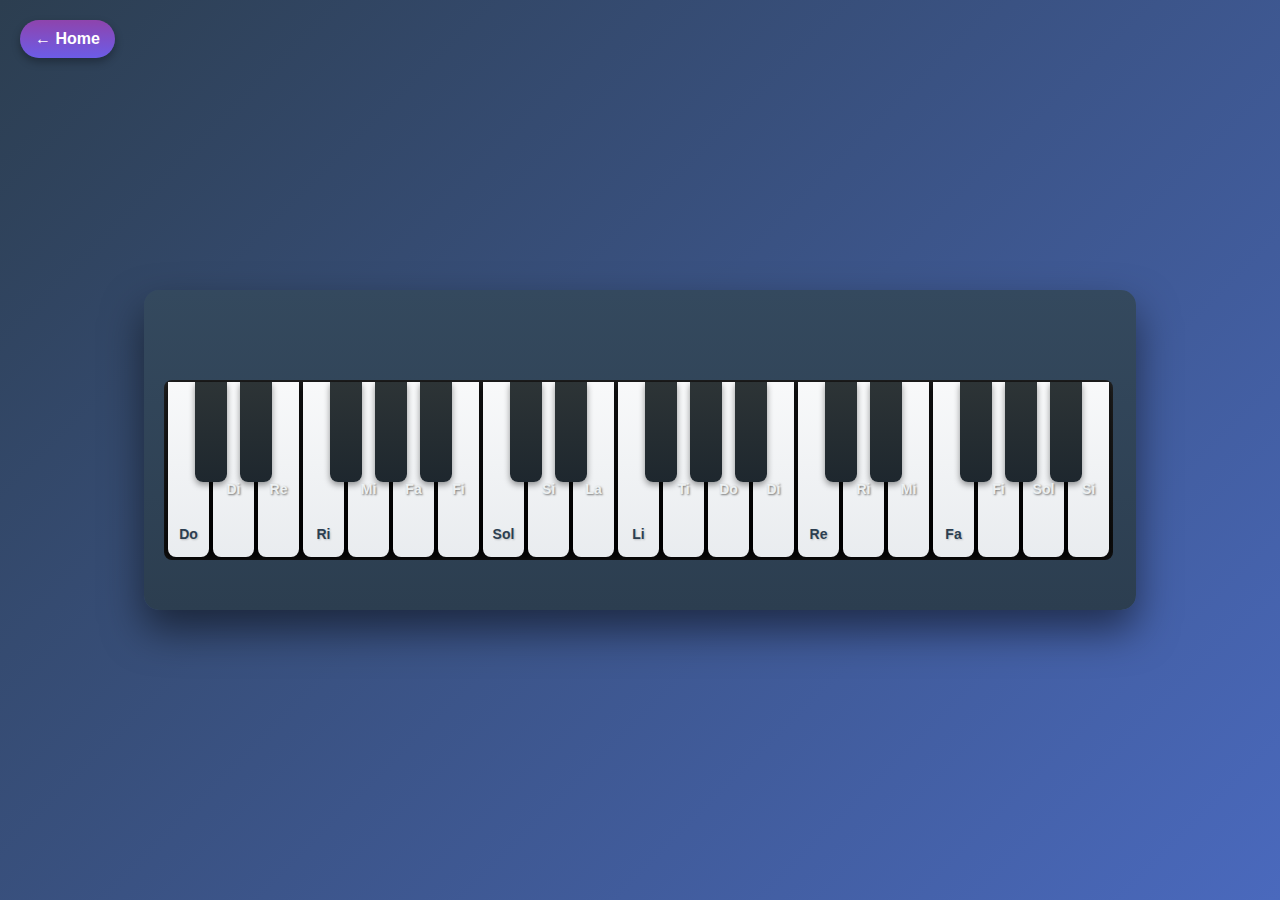
<file: certificatesandimages/website-projects/interactive-piano/index.html>
<!DOCTYPE html>
<html lang="en">
  <head>
    <meta charset="UTF-8" />
    <title>Piano with Syllables</title>
    <meta name="viewport" content="width=device-width, initial-scale=1.0" />
    <link rel="stylesheet" href="styles.css">
  </head>
  <body>
    <a href="#" id="home-button">← Home</a>
    
    <div id="piano">
      <div id="notes-container"></div>
      <div class="keys">
        <div data-note="C" class="key" data-syllable="Do"><span class="syllable">Do</span></div>
        <div data-note="C#" class="key black--key" data-syllable="Di"><span class="syllable">Di</span></div>
        <div data-note="D" class="key black--key" data-syllable="Re"><span class="syllable">Re</span></div>
        <div data-note="D#" class="key" data-syllable="Ri"><span class="syllable">Ri</span></div>
        <div data-note="E" class="key black--key" data-syllable="Mi"><span class="syllable">Mi</span></div>
        <div data-note="F" class="key black--key" data-syllable="Fa"><span class="syllable">Fa</span></div>
        <div data-note="F#" class="key black--key" data-syllable="Fi"><span class="syllable">Fi</span></div>

        <div data-note="G" class="key" data-syllable="Sol"><span class="syllable">Sol</span></div>
        <div data-note="G#" class="key black--key" data-syllable="Si"><span class="syllable">Si</span></div>
        <div data-note="A" class="key black--key" data-syllable="La"><span class="syllable">La</span></div>
        <div data-note="A#" class="key" data-syllable="Li"><span class="syllable">Li</span></div>
        <div data-note="B" class="key black--key" data-syllable="Ti"><span class="syllable">Ti</span></div>
        <div data-note="C2" class="key black--key" data-syllable="Do"><span class="syllable">Do</span></div>
        <div data-note="C#2" class="key black--key" data-syllable="Di"><span class="syllable">Di</span></div>

        <div data-note="D2" class="key" data-syllable="Re"><span class="syllable">Re</span></div>
        <div data-note="D#2" class="key black--key" data-syllable="Ri"><span class="syllable">Ri</span></div>
        <div data-note="E2" class="key black--key" data-syllable="Mi"><span class="syllable">Mi</span></div>
        <div data-note="F2" class="key" data-syllable="Fa"><span class="syllable">Fa</span></div>
        <div data-note="F#2" class="key black--key" data-syllable="Fi"><span class="syllable">Fi</span></div>
        <div data-note="G2" class="key black--key" data-syllable="Sol"><span class="syllable">Sol</span></div>
        <div data-note="G#2" class="key black--key" data-syllable="Si"><span class="syllable">Si</span></div>
      </div>
    </div>
    
    <script src="script.js"></script>
  </body>
</html>
</file>
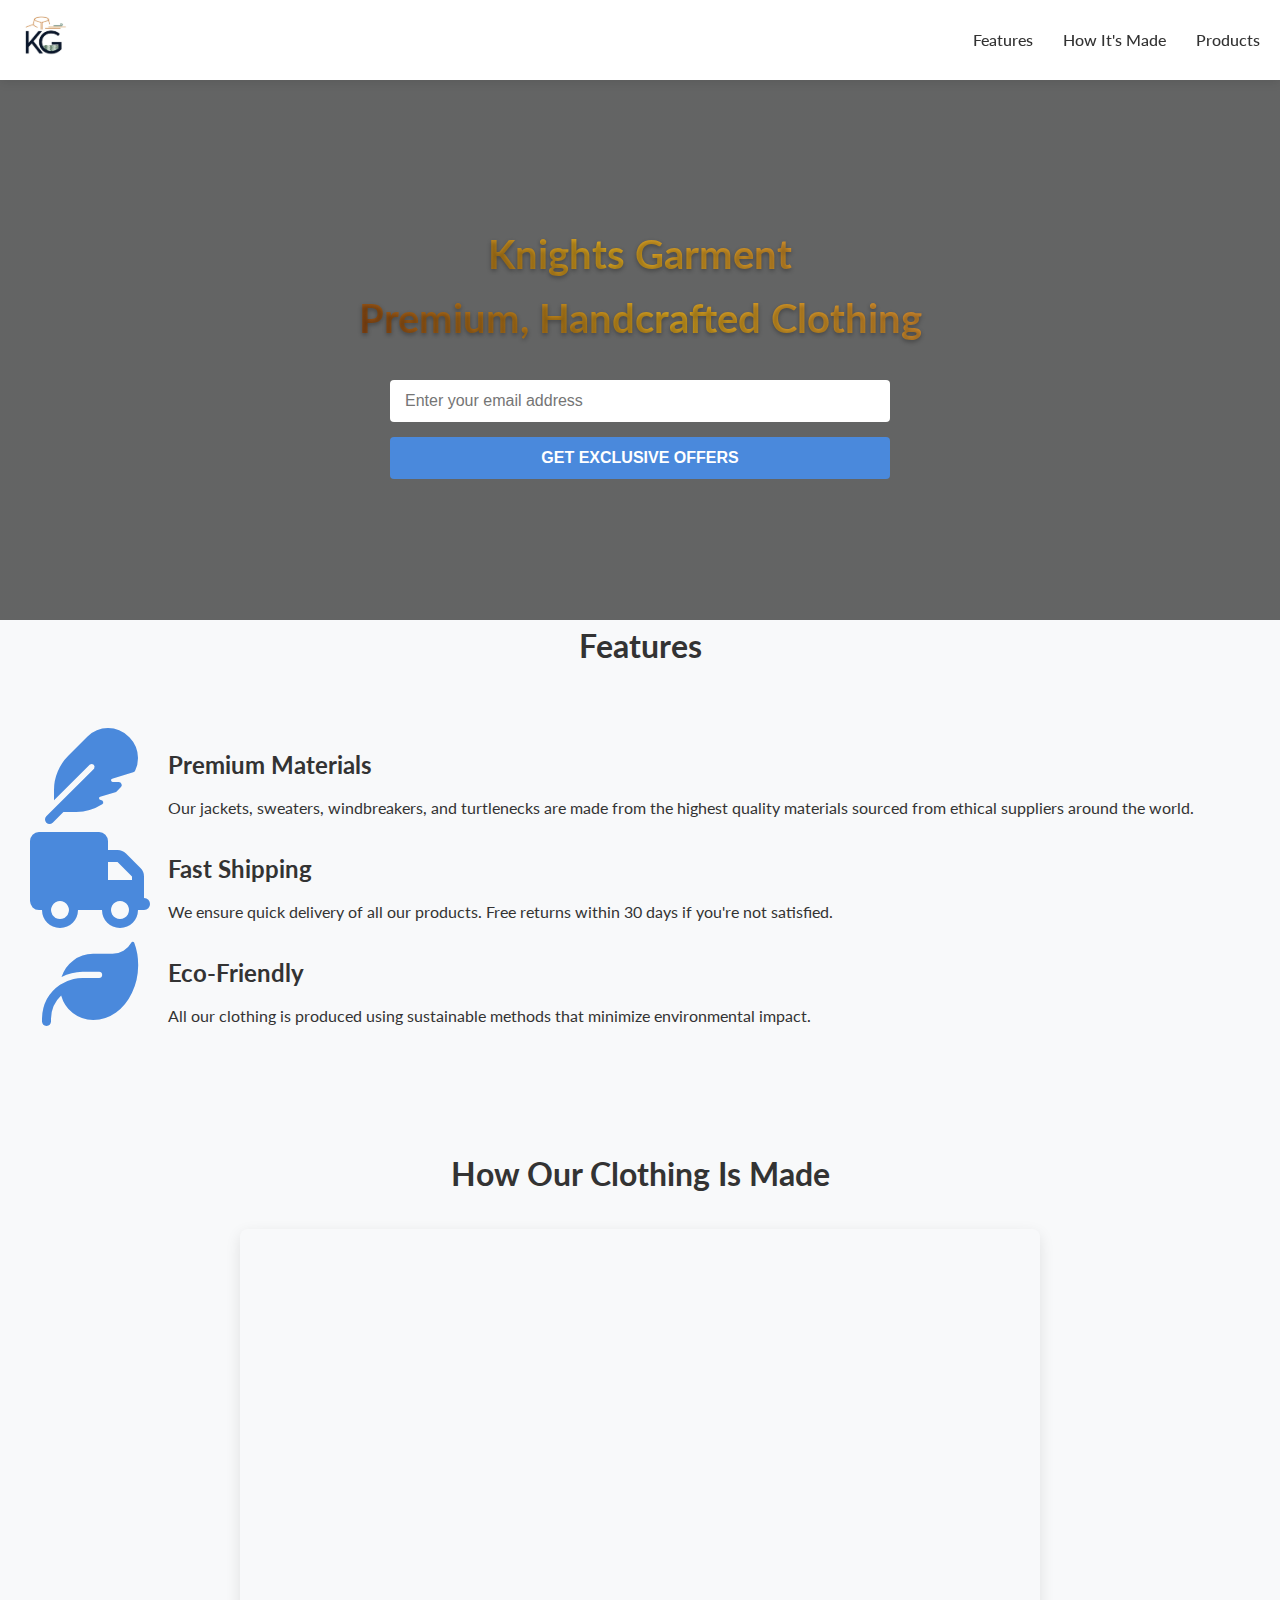
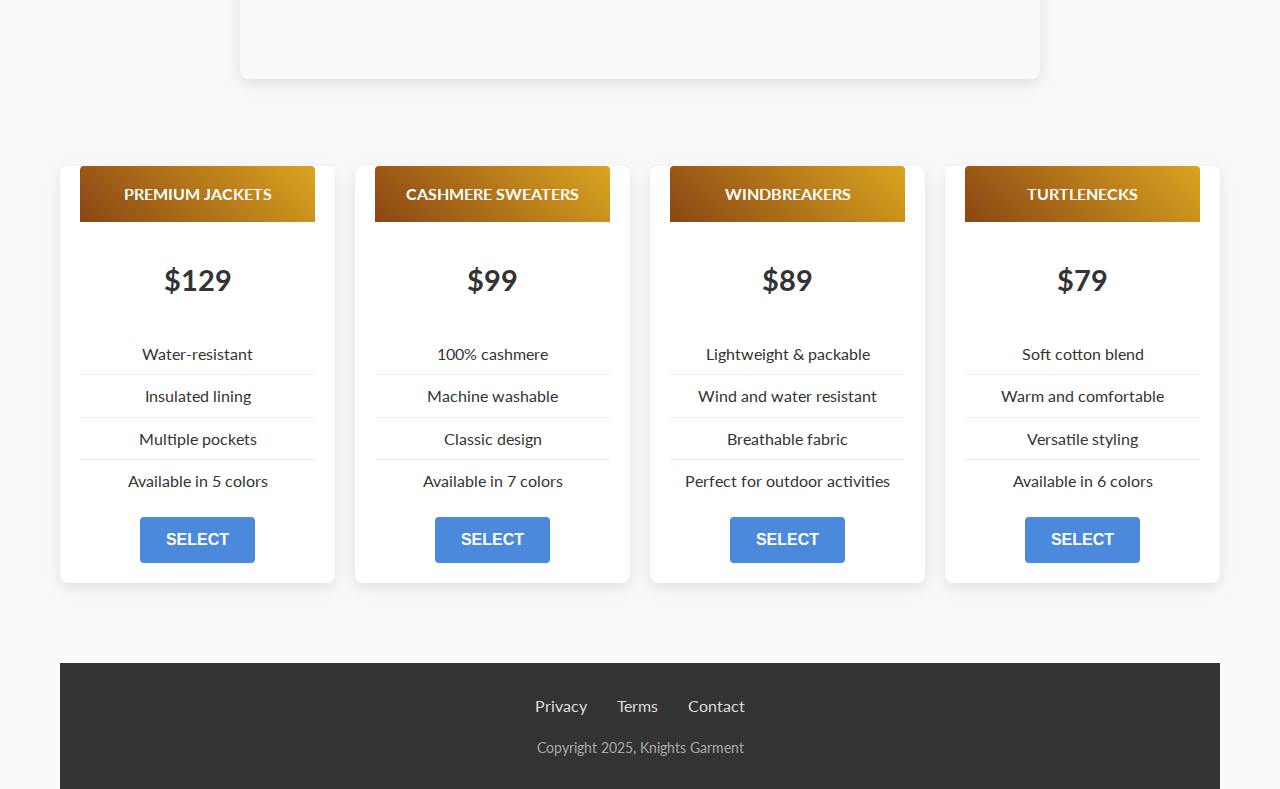
<file: certificatesandimages/website-projects/product-landing-page/index.html>
<!DOCTYPE html>
<html lang="en">
<head>
    <meta charset="UTF-8">
    <meta name="viewport" content="width=device-width, initial-scale=1.0">
    <title>Knights Garment - Premium Clothing</title>
    <link rel="stylesheet" href="styles.css">
    <link rel="stylesheet" href="https://cdnjs.cloudflare.com/ajax/libs/font-awesome/6.4.0/css/all.min.css">
</head>
<body>
    <div id="page-wrapper">
        <header id="header">
            <div class="logo">
                <a href="../../../index.html">
                    <img id="header-img" src="logo.png" alt="Knights Garment logo">
                </a>
            </div>

            <button id="menu-toggle" class="menu-toggle" aria-label="Toggle navigation menu">
                <span class="hamburger"></span>
            </button>

            <nav id="nav-bar" class="nav-closed">
                <ul>
                    <li><a class="nav-link" href="#feature">Features</a></li>
                    <li><a class="nav-link" href="#how-it-works">How It's Made</a></li>
                    <li><a class="nav-link" href="#pricing">Products</a></li>
                </ul>
            </nav>
        </header>

        <section id="hero">
            <h2>Knights Garment<br>Premium, Handcrafted Clothing</h2>
            <form id="form" action="https://www.freecodecamp.com/email-submit">
                <input name="email" id="email" type="email" placeholder="Enter your email address" required>
                <input id="submit" type="submit" value="Get Exclusive Offers" class="btn">
            </form>
        </section>
                
        <div class="container">
            <h1 id="feature">Features</h1>
            <section id="features">
                
                <div class="grid">
                    <div class="icon"><i class="fa fa-3x fa-feather"></i></div>
                    <div class="desc">
                        <h2>Premium Materials</h2>
                        <p>
                            Our jackets, sweaters, windbreakers, and turtlenecks are made from the highest quality materials 
                            sourced from ethical suppliers around the world.
                        </p>
                    </div>
                </div>
                <div class="grid">
                    <div class="icon"><i class="fa fa-3x fa-truck"></i></div>
                    <div class="desc">
                        <h2>Fast Shipping</h2>
                        <p>
                            We ensure quick delivery of all our products. Free returns within 30 days if you're not satisfied.
                        </p>
                    </div>
                </div>
                <div class="grid">
                    <div class="icon">
                        <i class="fa fa-3x fa-leaf" aria-hidden="true"></i>
                    </div>
                    <div class="desc">
                        <h2>Eco-Friendly</h2>
                        <p>
                            All our clothing is produced using sustainable methods that minimize environmental impact.
                        </p>
                    </div>
                </div>
            </section>
            
            <section id="how-it-works">
                <h2>How Our Clothing Is Made</h2>
                <iframe id="video" height="315" src="https://www.youtube.com/embed/VIDEO_ID" frameborder="0" allowfullscreen></iframe>
            </section>
            
            <section id="pricing">
                <div class="product" id="jackets">
                    <div class="level">Premium Jackets</div>
                    <h2>$129</h2>
                    <ol>
                        <li>Water-resistant</li>
                        <li>Insulated lining</li>
                        <li>Multiple pockets</li>
                        <li>Available in 5 colors</li>
                    </ol>
                    <button class="btn">Select</button>
                </div>
                <div class="product" id="sweaters">
                    <div class="level">Cashmere Sweaters</div>
                    <h2>$99</h2>
                    <ol>
                        <li>100% cashmere</li>
                        <li>Machine washable</li>
                        <li>Classic design</li>
                        <li>Available in 7 colors</li>
                    </ol>
                    <button class="btn">Select</button>
                </div>
                <div class="product" id="windbreakers">
                    <div class="level">Windbreakers</div>
                    <h2>$89</h2>
                    <ol>
                        <li>Lightweight & packable</li>
                        <li>Wind and water resistant</li>
                        <li>Breathable fabric</li>
                        <li>Perfect for outdoor activities</li>
                    </ol>
                    <button class="btn">Select</button>
                </div>
                <div class="product" id="turtlenecks">
                    <div class="level">Turtlenecks</div>
                    <h2>$79</h2>
                    <ol>
                        <li>Soft cotton blend</li>
                        <li>Warm and comfortable</li>
                        <li>Versatile styling</li>
                        <li>Available in 6 colors</li>
                    </ol>
                    <button class="btn">Select</button>
                </div>
            </section>
            
            <footer>
                <ul>
                    <li><a href="#" class="footer-link" data-type="privacy">Privacy</a></li>
                    <li><a href="#" class="footer-link" data-type="terms">Terms</a></li>
                    <li><a href="#" class="footer-link" data-type="contact">Contact</a></li>
                </ul>
                <span>Copyright 2025, Knights Garment</span>
            </footer>
        </div>
    </div>

    <!-- Modal for footer links -->
    <div id="modal" class="modal">
        <div class="modal-content">
            <span class="close-modal">&times;</span>
            <h2 id="modal-title">Sample Title</h2>
            <p id="modal-text">Sample text goes here.</p>
        </div>
    </div>
    
    <script src="script.js"></script>
</body>
</html>
</file>
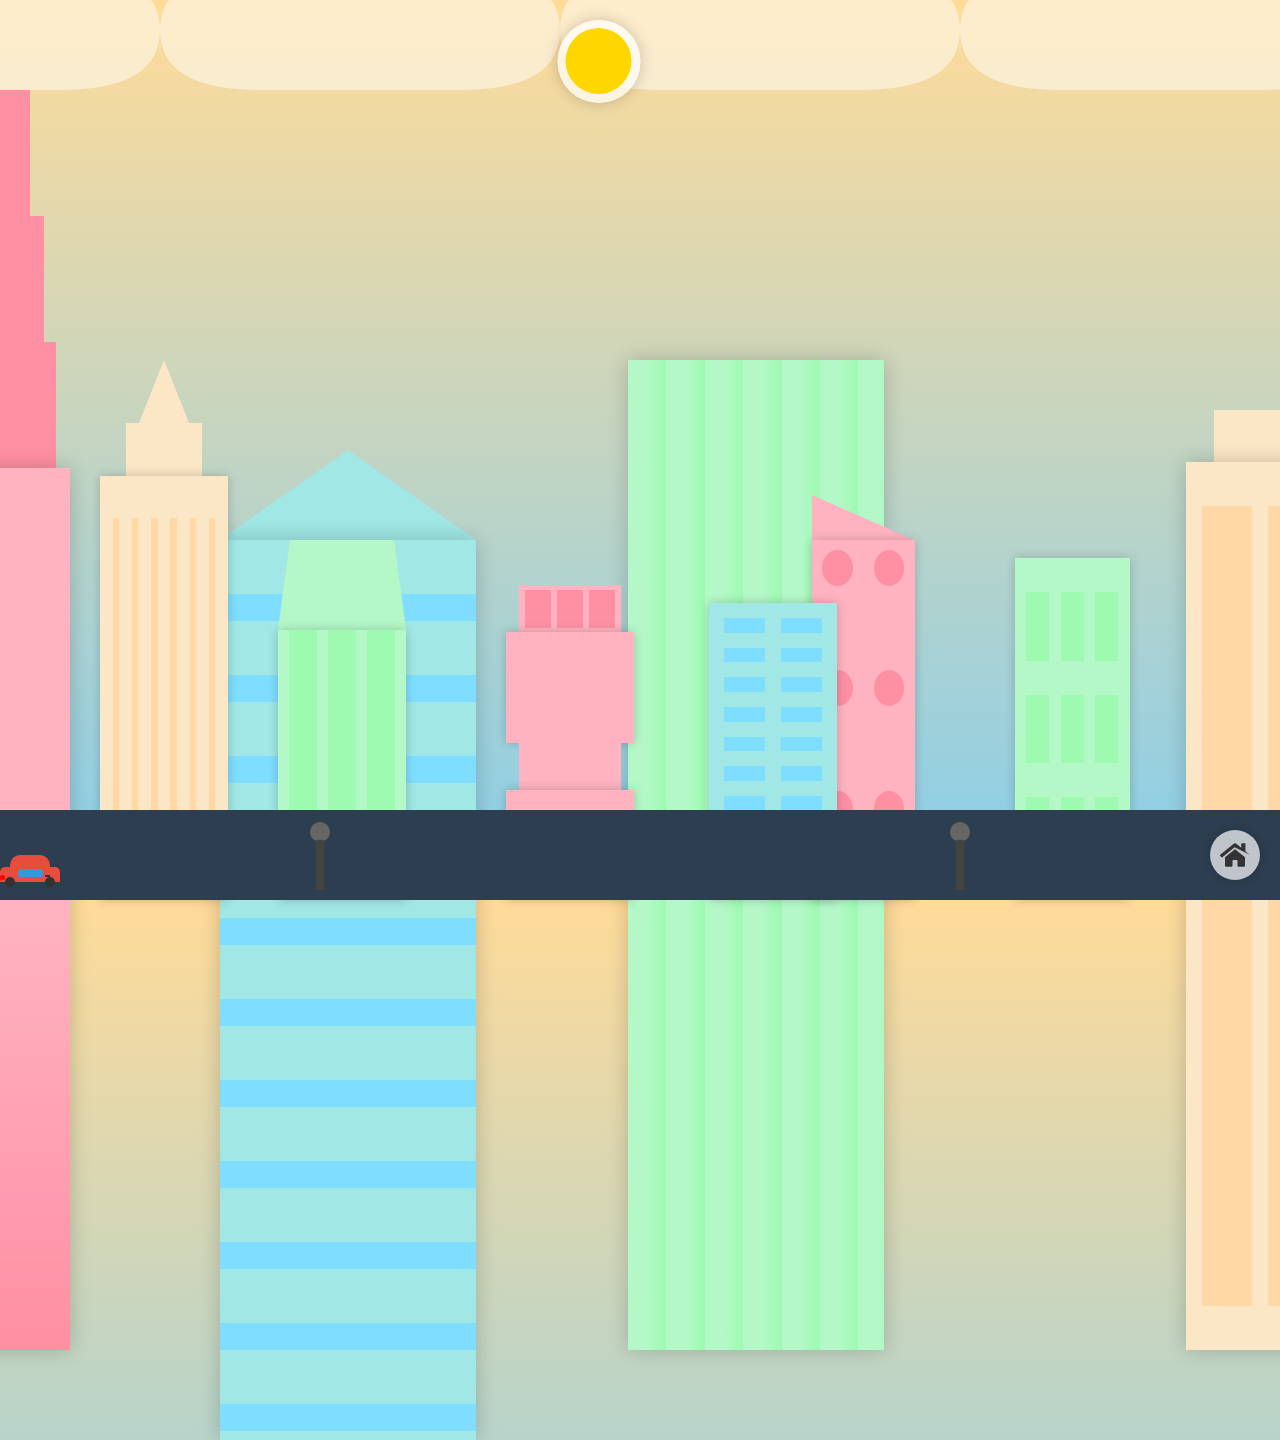
<file: certificatesandimages/website-projects/skyline/index.html>
<!DOCTYPE html>
<html lang="en">
<head>
    <meta charset="UTF-8">
    <meta name="viewport" content="width=device-width, initial-scale=1.0">
    <title>City Skyline</title>
    <link href="styles.css" rel="stylesheet">
</head>
<body>
    <div class="theme-toggle" id="themeToggle">
        <div class="sun-moon"></div>
    </div>
    <a href="../../../index.html" class="home-button" id="homeButton">
        <svg class="home-icon" viewBox="0 0 576 512">
            <path d="M280.37 148.26L96 300.11V464a16 16 0 0 0 16 16l112.06-.29a16 16 0 0 0 15.92-16V368a16 16 0 0 1 16-16h64a16 16 0 0 1 16 16v95.64a16 16 0 0 0 16 16.05L464 480a16 16 0 0 0 16-16V300L295.67 148.26a12.19 12.19 0 0 0 -15.3 0zM571.6 251.47L488 182.56V44a12 12 0 0 0 -12-12h-56a12 12 0 0 0 -12 12v72.61L318.47 43a48 48 0 0 0 -61 0L4.34 251.47a12 12 0 0 0 -1.6 16.9l25.5 31A12 12 0 0 0 45.15 301l235.22-193.74a12.19 12.19 极值 15.3 0L530.9 301a12 12 0 0 极值 16.9-1.6l25.5-31a12 12 0 0 极值 -1.7-16.93z"/>
        </svg>
    </a>
    
    <div class="background-buildings">
        <div class="stars"></div>
        <div class="shooting-star"></div>
        <div class="clouds"></div>
        <div class="moon"></div>
        
        <div></div>
        <div></div>
        <div class="bb1 building-wrap" data-name="Office Tower">
            <div class="bb1a bb1-window"></div>
            <div class="bb1b bb1-window"></div>
            <div class="bb1c bb1-window"></div>
            <div class="bb1d"></div>
        </div>
        <div class="bb2" data-name="Tech Hub">
            <div class="bb2a"></div>
            <div class="bb2b"></div>
        </div>
        <div class="bb3" data-name="Apartment Complex"></div>
        <div></div>
        <div class="bb4 building-wrap" data-name="Library">
            <div class="bb4a"></div>
            <div class="bb4b"></div>
            <div class="bb4c window-wrap">
                <div class="bb4-window"></div>
                <div class="bb4-window"></div>
                <div class="bb4-window"></div>
                <div class="bb4-window"></div>
            </div>
        </div>
        <div></div>
        <div></div>
    </div>

    <div class="foreground-buildings">
        <div class="street">
            
            <div class="streetlight">
                <div class="light"></div>
                <div class="post"></div>
            </div>
            <div class="car-container">
                <div class="car">
                    <div class="car-top"></div>
                    <div class="car-body">
                        <div class="window"></div>
                        <div class="door-handle"></div>
                        <div class="headlight"></div>
                        <div class="taillight"></div>
                        <div class="wheel front-wheel"></div>
                        <div class="wheel back-wheel"></div>
                    </div>
                </div>
            </div>
            <div class="streetlight">
                <div class="light"></div>
                <div class="post"></div>
            </div>
        </div>
        <div></div>
        <div class="fb1 building-wrap" data-name="Cafe">
            <div class="fb1a"></div>
            <div class="fb1b"></div>
            <div class="fb1c"></div>
        </div>
        <div class="fb2" data-name="Restaurant">
            <div class="fb2a"></div>
            <div class="fb2b window-wrap">
                <div class="fb2-window"></div>
                <div class="fb2-window"></div>
                <div class="fb2-window"></div>
            </div>
        </div>
        <div></div>
        <div class="fb3 building-wrap" data-name="Shopping Mall">
            <div class="fb3a window-wrap">
                <div class="fb3-window"></div>
                <div class="fb3-window"></div>
                <div class="fb3-window"></div>
            </div>
            <div class="fb3b"></div>
            <div class="fb3a"></div>
            <div class="fb3b"></div>
        </div>
        <div class="fb4" data-name="Hotel">
            <div class="fb4a"></div>
            <div class="fb4b">
                <div class="fb4-window"></div>
                <div class="fb4-window"></div>
                <div class="fb4-window"></div>
                <div class="fb4-window"></div>
                <div class="fb4-window"></div>
                <div class="fb4-window"></div>
            </div>
        </div>
        <div class="fb5" data-name="Bank"></div>
        <div class="fb6" data-name="Cinema"></div>
        <div></div>
        <div></div>
    </div>

    <script src="script.js"></script>
</body>
</html>
</file>
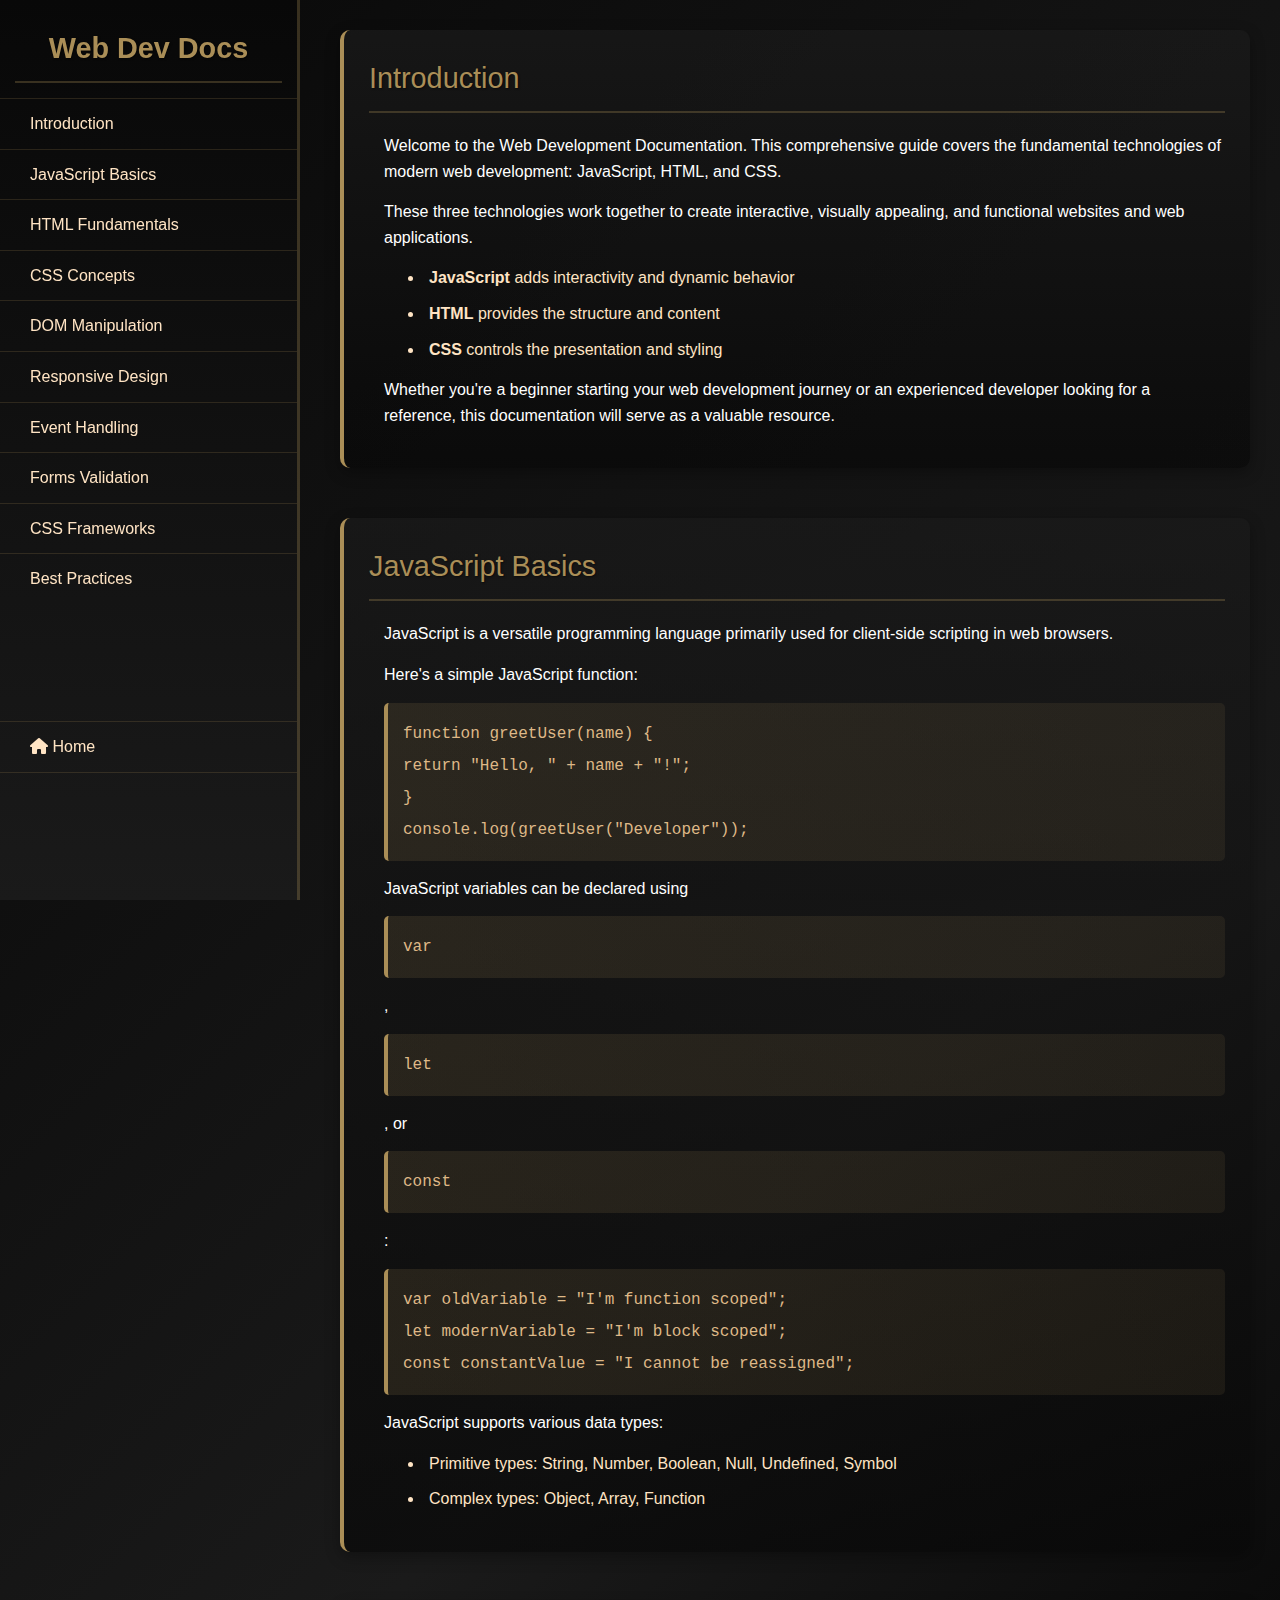
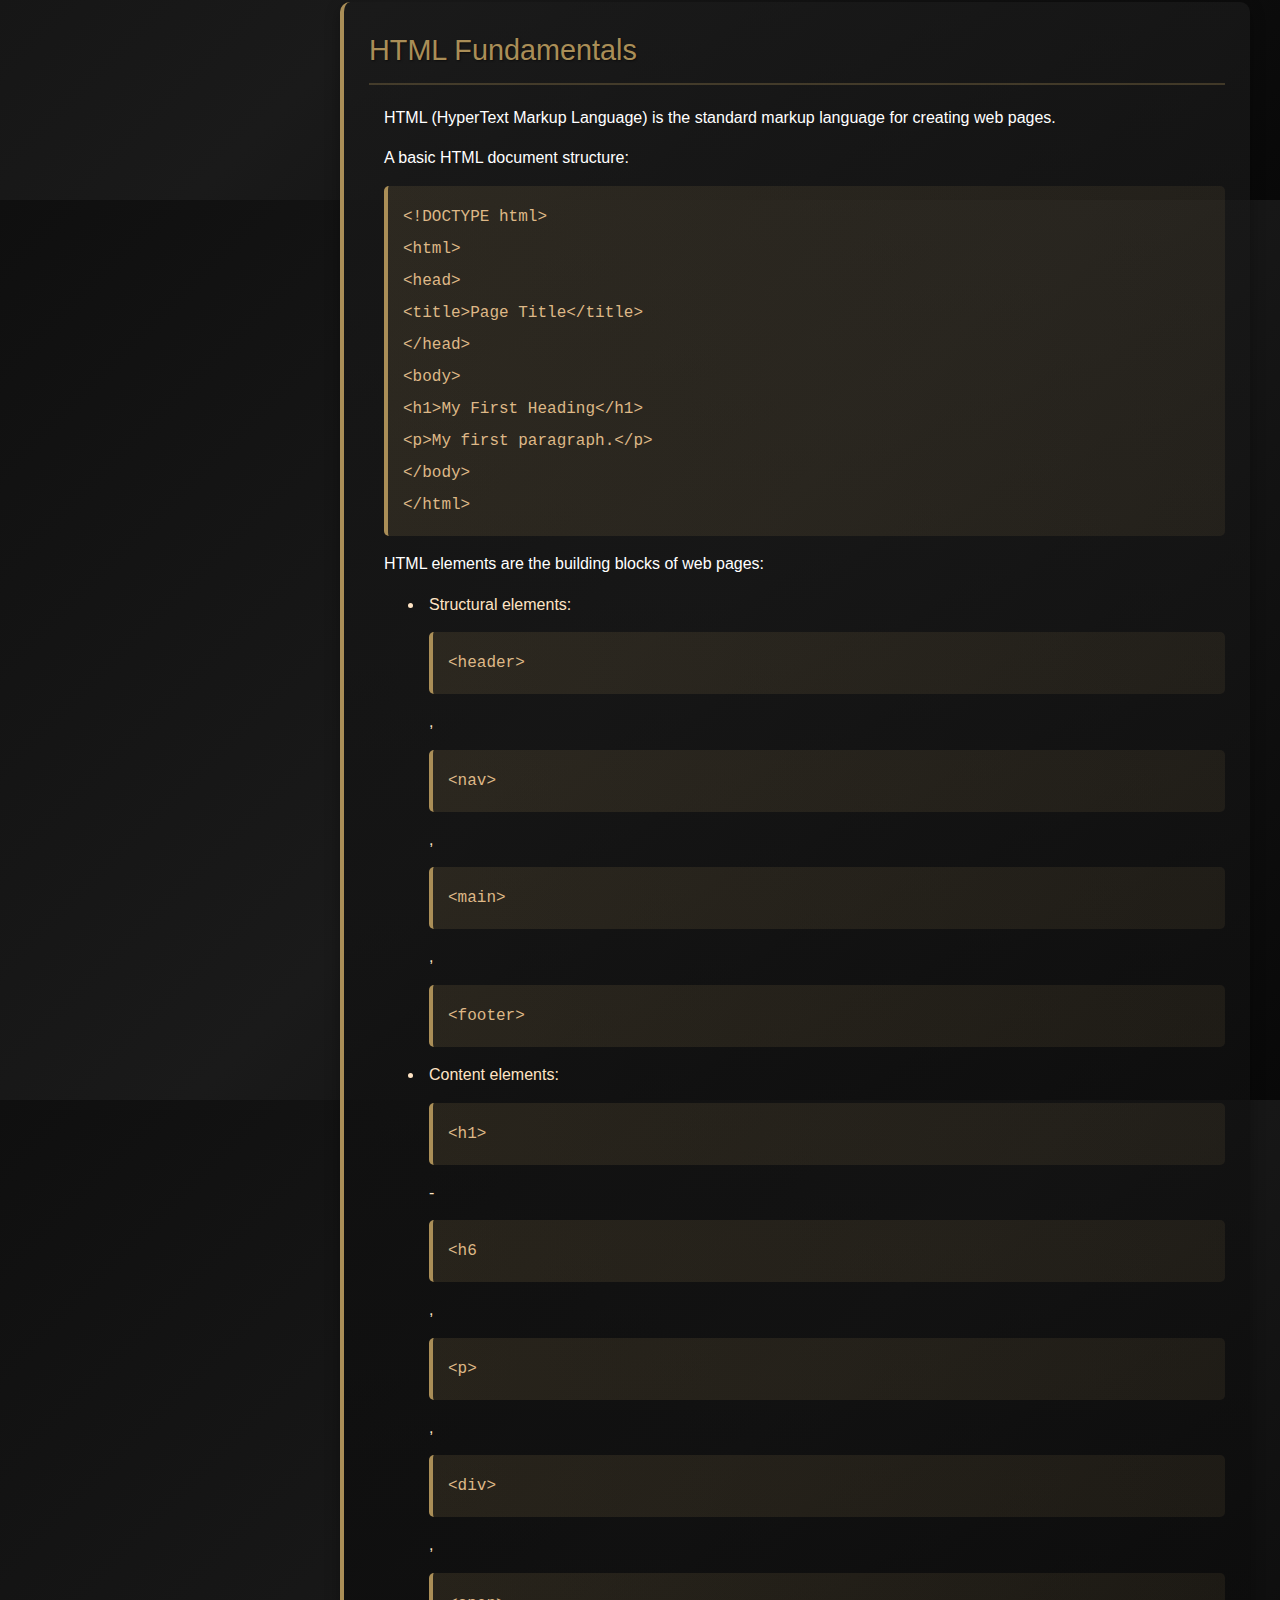
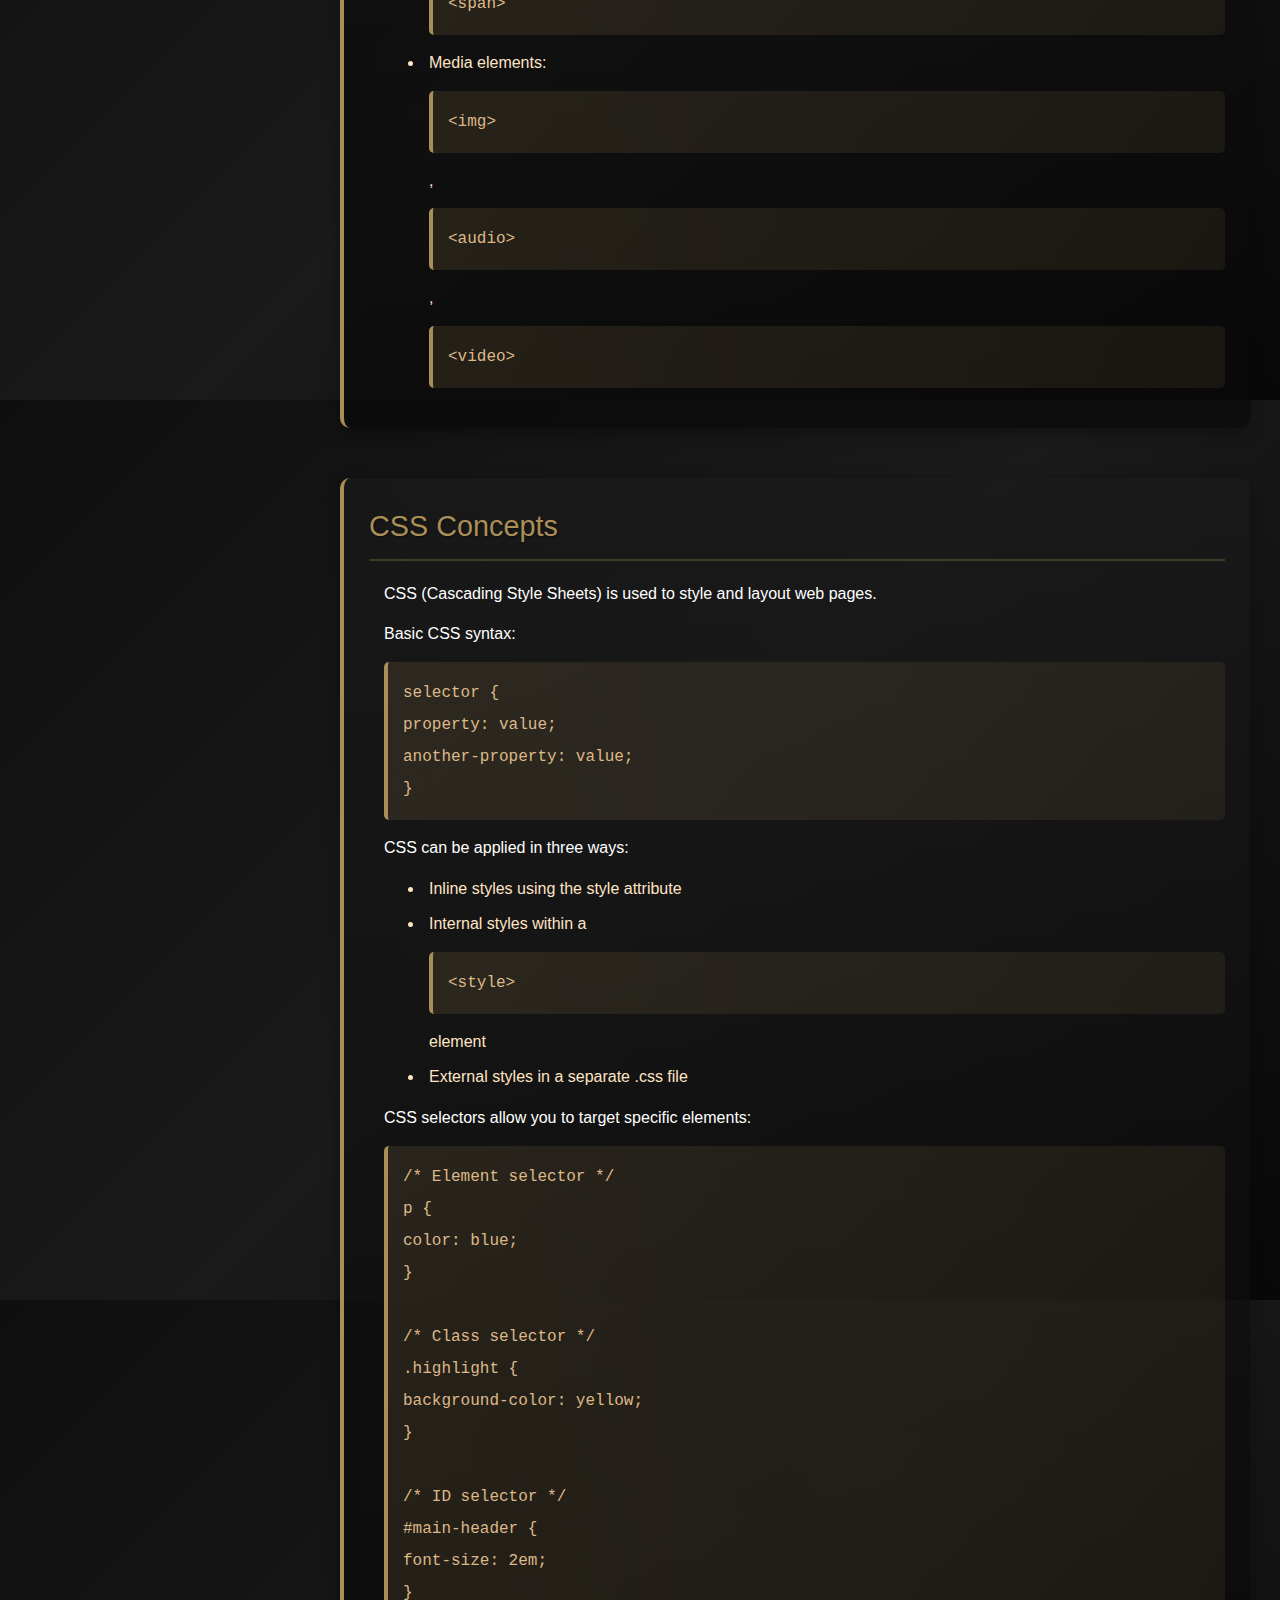
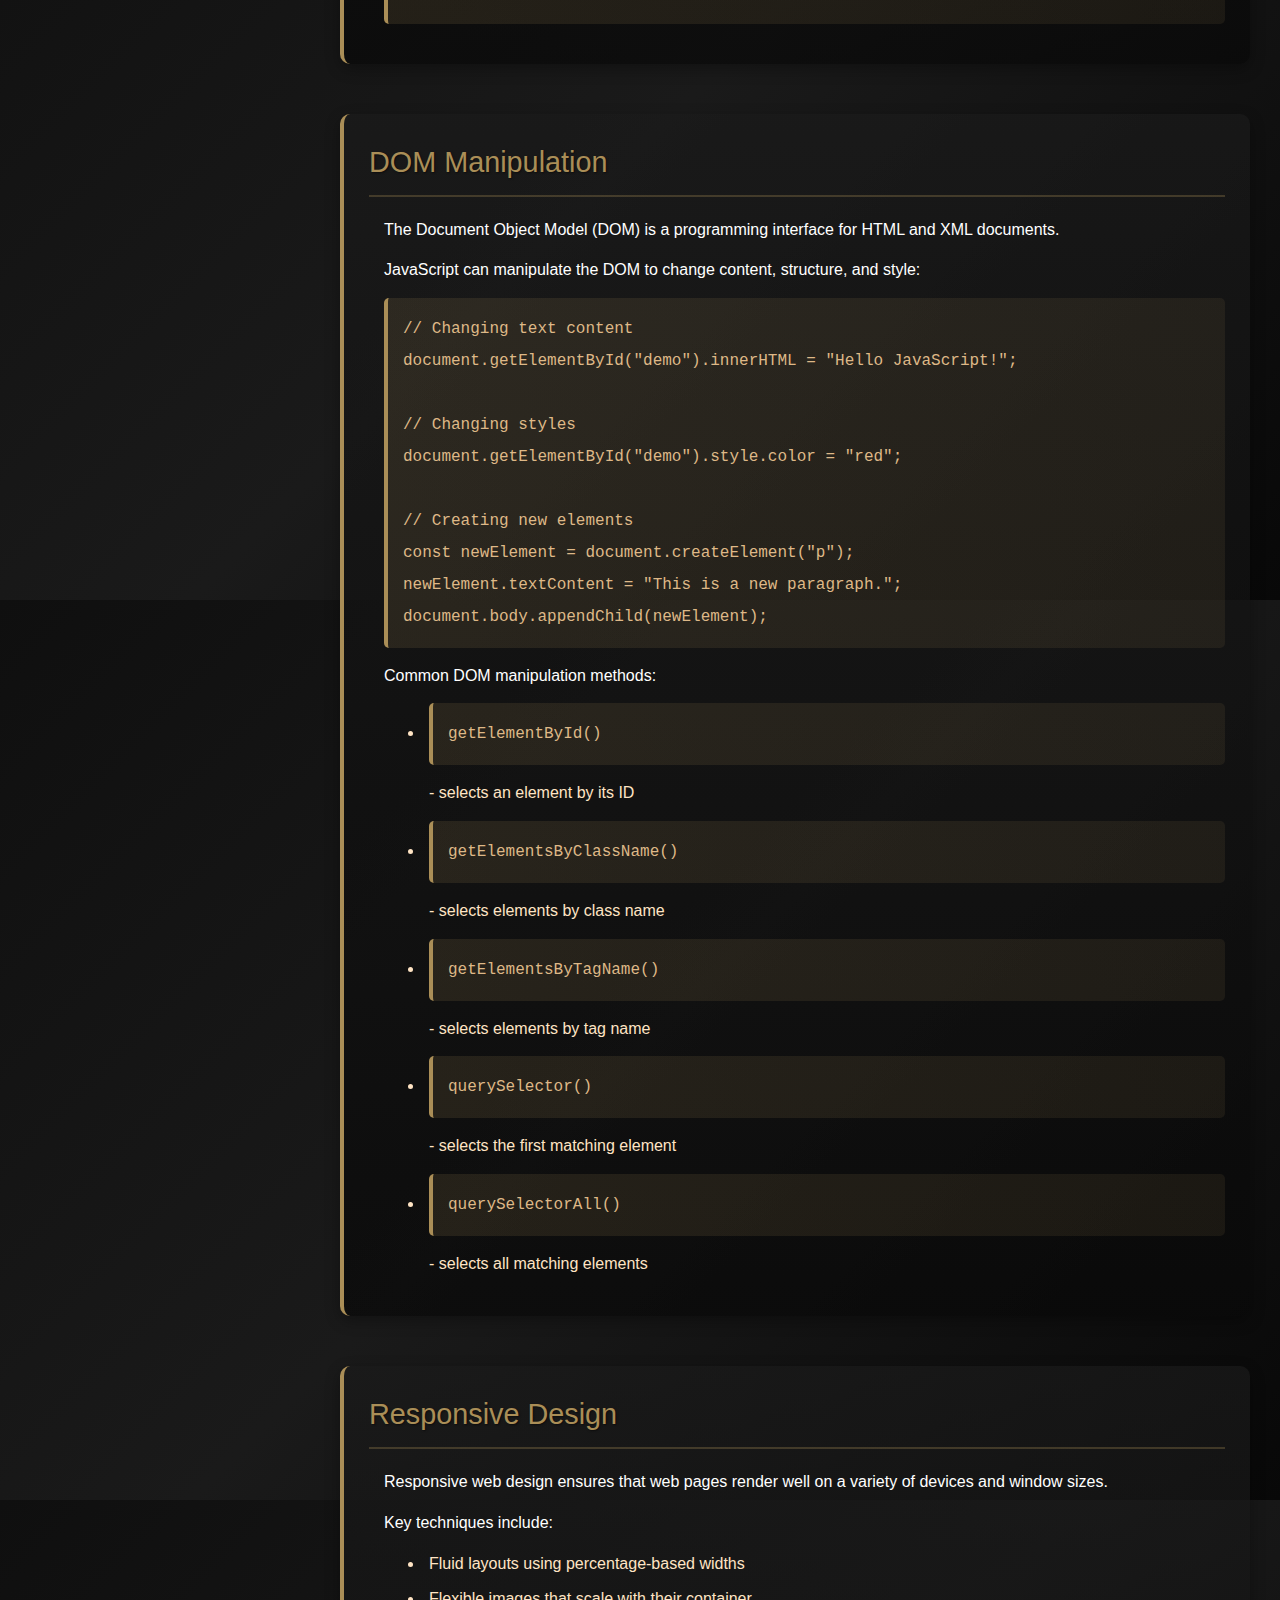
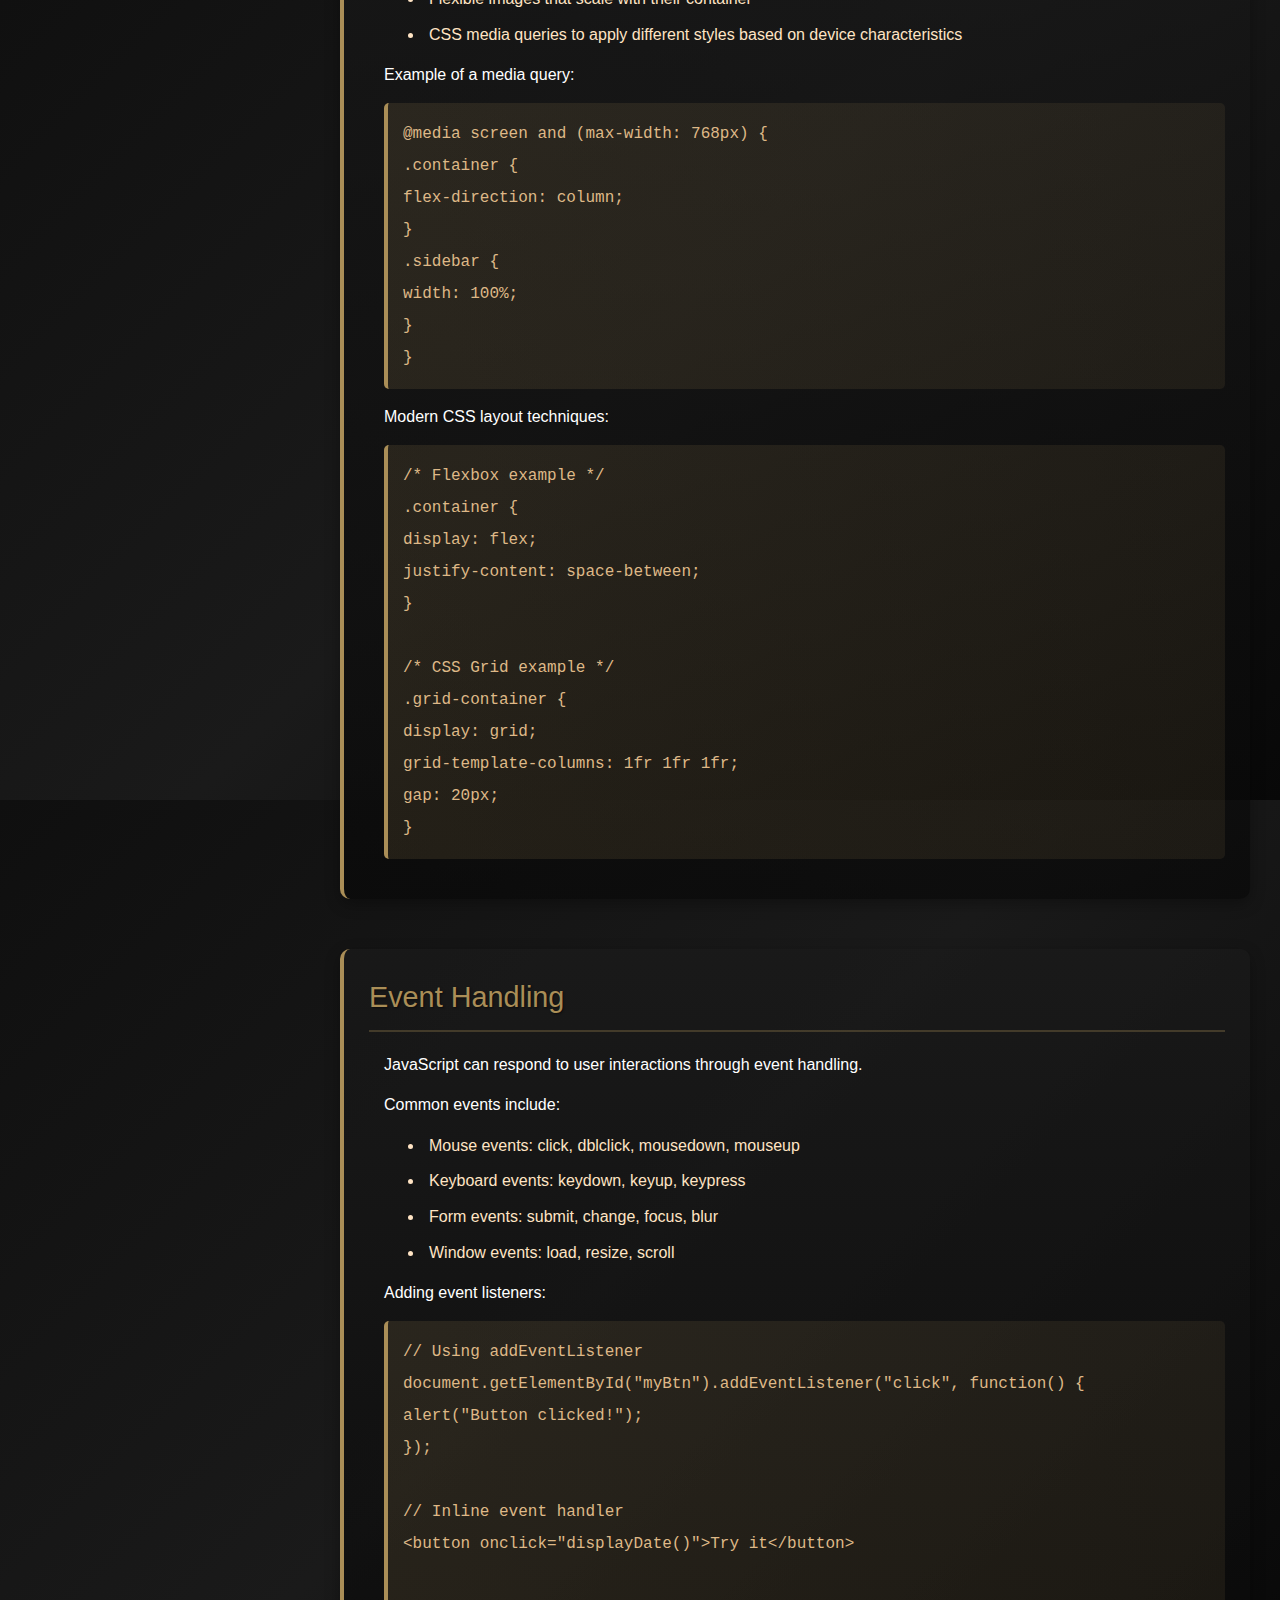
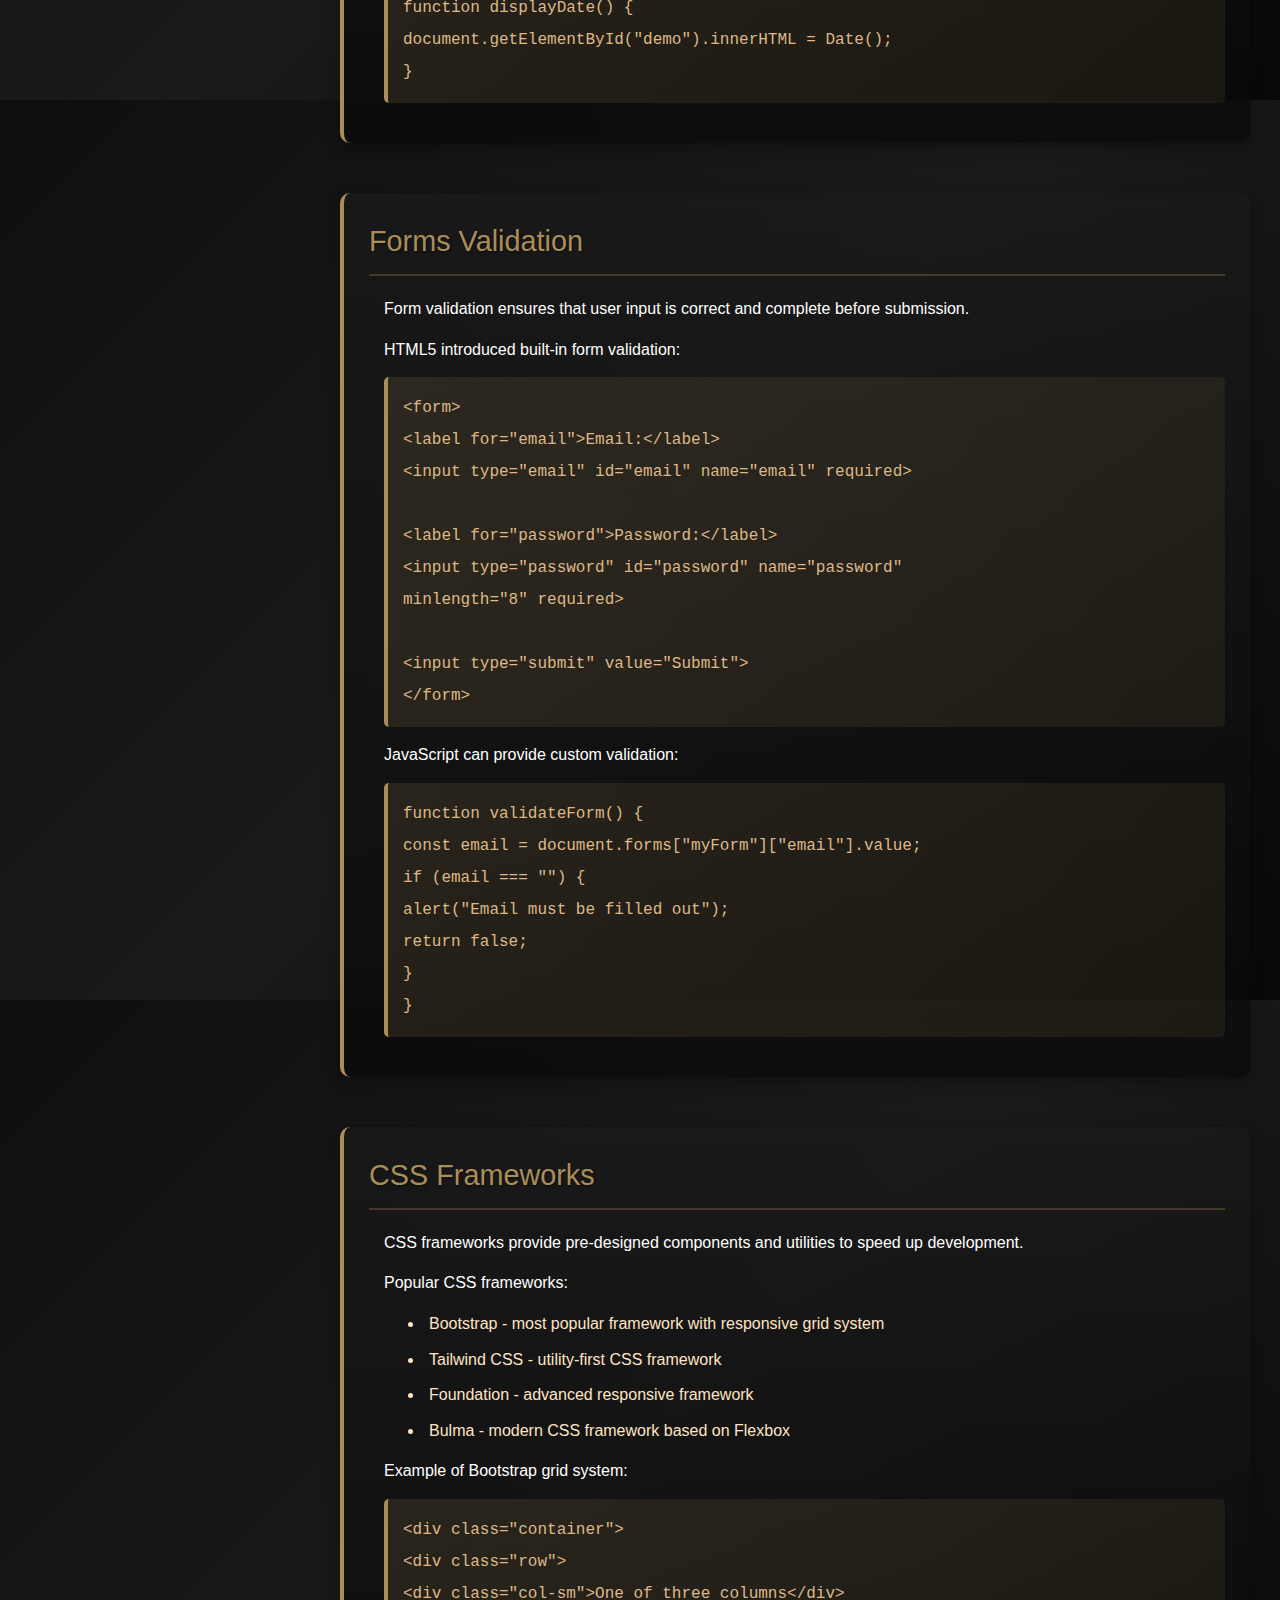
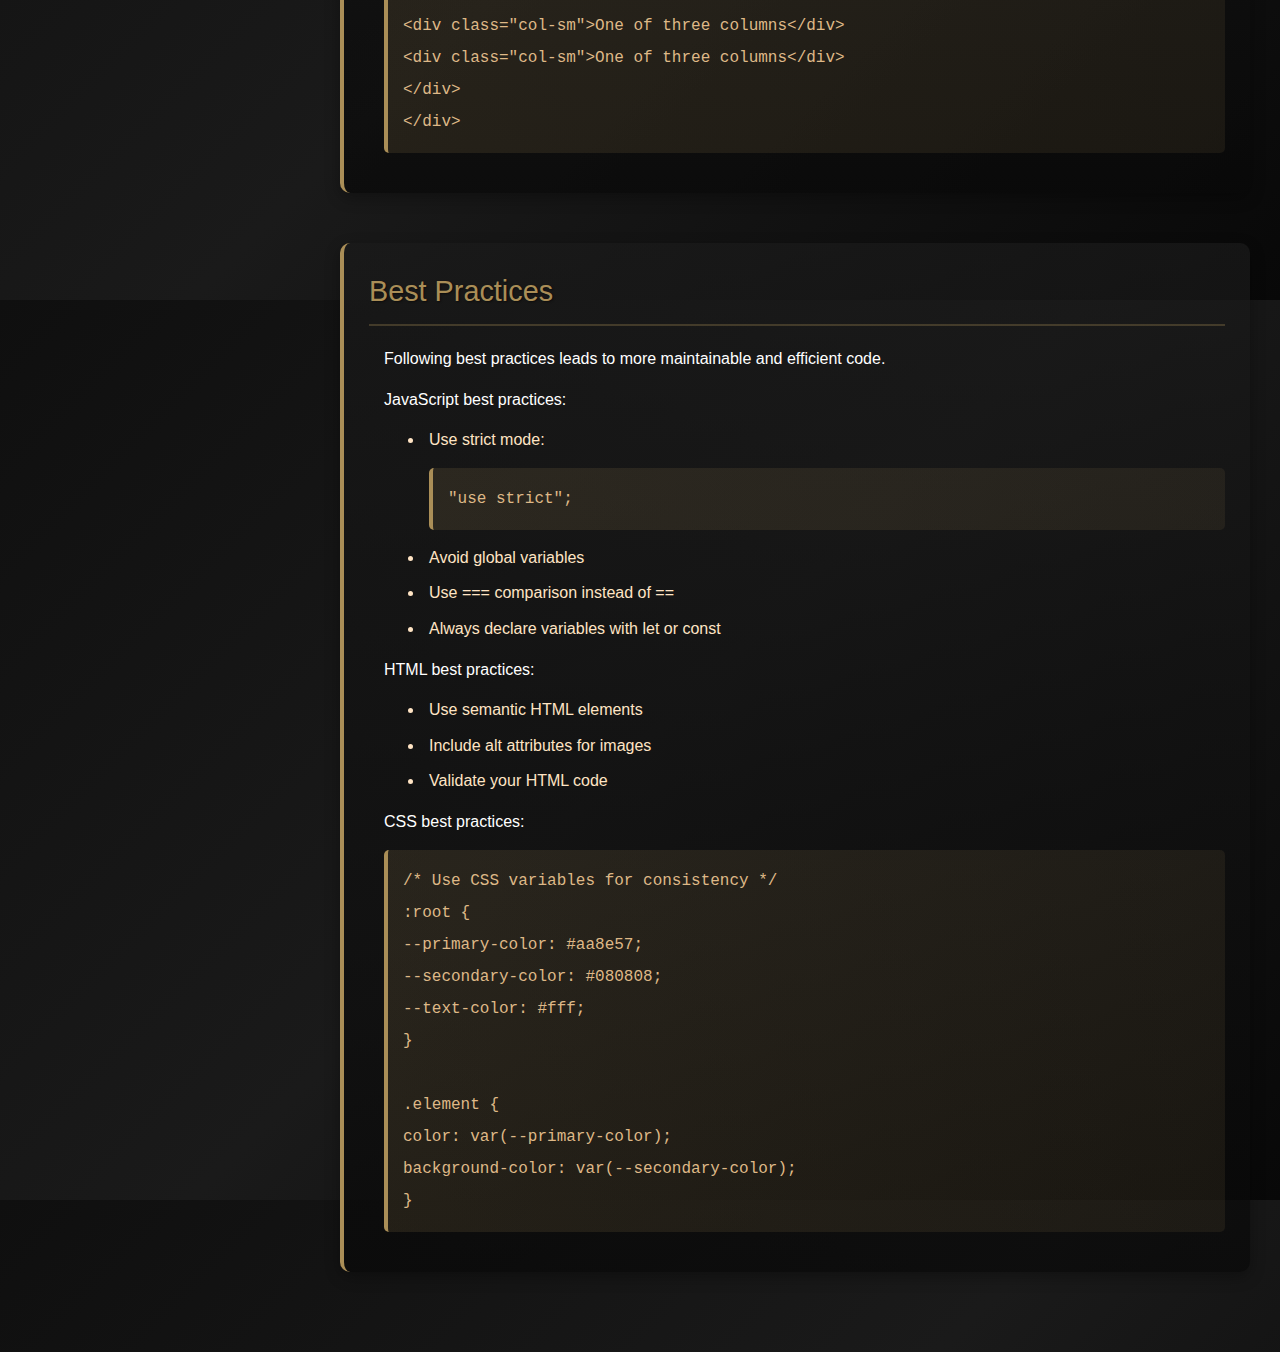
<file: certificatesandimages/website-projects/technical-documentation/index.html>
<!DOCTYPE html>
<html lang="en">
<head>
    <meta charset="UTF-8">
    <meta name="viewport" content="width=device-width, initial-scale=1.0">
    <title>Web Development Documentation</title>
    <link rel="stylesheet" href="styles.css">
    <!-- Font Awesome for home icon -->
    <link rel="stylesheet" href="https://cdnjs.cloudflare.com/ajax/libs/font-awesome/6.4.0/css/all.min.css">
</head>
<body>
    <!-- Burger Menu Button (Visible on small screens) -->
    <button id="burger-menu" class="burger-menu">
        <i class="fas fa-bars"></i>
    </button>
    
    <!-- Close Button (Visible when menu is open) -->
    <button id="close-menu" class="close-menu">
        <i class="fas fa-times"></i>
    </button>

    <nav id="navbar">
        <header>Web Dev Docs</header>
        <ul>
            <li><a class="nav-link" href="#Introduction">Introduction</a></li>
            <li><a class="nav-link" href="#JavaScript_Basics">JavaScript Basics</a></li>
            <li><a class="nav-link" href="#HTML_Fundamentals">HTML Fundamentals</a></li>
            <li><a class="nav-link" href="#CSS_Concepts">CSS Concepts</a></li>
            <li><a class="nav-link" href="#DOM_Manipulation">DOM Manipulation</a></li>
            <li><a class="nav-link" href="#Responsive_Design">Responsive Design</a></li>
            <li><a class="nav-link" href="#Event_Handling">Event Handling</a></li>
            <li><a class="nav-link" href="#Forms_Validation">Forms Validation</a></li>
            <li><a class="nav-link" href="#CSS_Frameworks">CSS Frameworks</a></li>
            <li><a class="nav-link" href="#Best_Practices">Best Practices</a></li>
            <!-- Home button in navbar -->
            <li id="nav-home-item">
                <a class="nav-link" href="../../../index.html">
                    <i class="fas fa-home"></i> Home
                </a>
            </li>
        </ul>
    </nav>
    <main id="main-doc">
        <!-- All the content sections remain the same -->
        <section class="main-section" id="Introduction">
            <header>Introduction</header>
            <article>
                <p>Welcome to the Web Development Documentation. This comprehensive guide covers the fundamental technologies of modern web development: JavaScript, HTML, and CSS.</p>
                <p>These three technologies work together to create interactive, visually appealing, and functional websites and web applications.</p>
                <ul>
                    <li><strong>JavaScript</strong> adds interactivity and dynamic behavior</li>
                    <li><strong>HTML</strong> provides the structure and content</li>
                    <li><strong>CSS</strong> controls the presentation and styling</li>
                </ul>
                <p>Whether you're a beginner starting your web development journey or an experienced developer looking for a reference, this documentation will serve as a valuable resource.</p>
            </article>
        </section>

        <section class="main-section" id="JavaScript_Basics">
            <header>JavaScript Basics</header>
            <article>
                <p>JavaScript is a versatile programming language primarily used for client-side scripting in web browsers.</p>
                <p>Here's a simple JavaScript function:</p>
                <code>function greetUser(name) {
    return "Hello, " + name + "!";
}
console.log(greetUser("Developer"));</code>
                <p>JavaScript variables can be declared using <code>var</code>, <code>let</code>, or <code>const</code>:</p>
                <code>var oldVariable = "I'm function scoped";
let modernVariable = "I'm block scoped";
const constantValue = "I cannot be reassigned";</code>
                <p>JavaScript supports various data types:</p>
                <ul>
                    <li>Primitive types: String, Number, Boolean, Null, Undefined, Symbol</li>
                    <li>Complex types: Object, Array, Function</li>
                </ul>
            </article>
        </section>

        <section class="main-section" id="HTML_Fundamentals">
            <header>HTML Fundamentals</header>
            <article>
                <p>HTML (HyperText Markup Language) is the standard markup language for creating web pages.</p>
                <p>A basic HTML document structure:</p>
                <code>&lt;!DOCTYPE html&gt;
&lt;html&gt;
&lt;head&gt;
    &lt;title&gt;Page Title&lt;/title&gt;
&lt;/head&gt;
&lt;body&gt;
    &lt;h1&gt;My First Heading&lt;/h1&gt;
    &lt;p&gt;My first paragraph.&lt;/p&gt;
&lt;/body&gt;
&lt;/html&gt;</code>
                <p>HTML elements are the building blocks of web pages:</p>
                <ul>
                    <li>Structural elements: <code>&lt;header&gt;</code>, <code>&lt;nav&gt;</code>, <code>&lt;main&gt;</code>, <code>&lt;footer&gt;</code></li>
                    <li>Content elements: <code>&lt;h1&gt;</code>-<code>&lt;h6</code>, <code>&lt;p&gt;</code>, <code>&lt;div&gt;</code>, <code>&lt;span&gt;</code></li>
                    <li>Media elements: <code>&lt;img&gt;</code>, <code>&lt;audio&gt;</code>, <code>&lt;video&gt;</code></li>
                </ul>
            </article>
        </section>

        <section class="main-section" id="CSS_Concepts">
            <header>CSS Concepts</header>
            <article>
                <p>CSS (Cascading Style Sheets) is used to style and layout web pages.</p>
                <p>Basic CSS syntax:</p>
                <code>selector {
    property: value;
    another-property: value;
}</code>
                <p>CSS can be applied in three ways:</p>
                <ul>
                    <li>Inline styles using the style attribute</li>
                    <li>Internal styles within a <code>&lt;style&gt;</code> element</li>
                    <li>External styles in a separate .css file</li>
                </ul>
                <p>CSS selectors allow you to target specific elements:</p>
                <code>/* Element selector */
p {
    color: blue;
}

/* Class selector */
.highlight {
    background-color: yellow;
}

/* ID selector */
#main-header {
    font-size: 2em;
}</code>
            </article>
        </section>

        <section class="main-section" id="DOM_Manipulation">
            <header>DOM Manipulation</header>
            <article>
                <p>The Document Object Model (DOM) is a programming interface for HTML and XML documents.</p>
                <p>JavaScript can manipulate the DOM to change content, structure, and style:</p>
                <code>// Changing text content
document.getElementById("demo").innerHTML = "Hello JavaScript!";

// Changing styles
document.getElementById("demo").style.color = "red";

// Creating new elements
const newElement = document.createElement("p");
newElement.textContent = "This is a new paragraph.";
document.body.appendChild(newElement);</code>
                <p>Common DOM manipulation methods:</p>
                <ul>
                    <li><code>getElementById()</code> - selects an element by its ID</li>
                    <li><code>getElementsByClassName()</code> - selects elements by class name</li>
                    <li><code>getElementsByTagName()</code> - selects elements by tag name</li>
                    <li><code>querySelector()</code> - selects the first matching element</li>
                    <li><code>querySelectorAll()</code> - selects all matching elements</li>
                </ul>
            </article>
        </section>

        <section class="main-section" id="Responsive_Design">
            <header>Responsive Design</header>
            <article>
                <p>Responsive web design ensures that web pages render well on a variety of devices and window sizes.</p>
                <p>Key techniques include:</p>
                <ul>
                    <li>Fluid layouts using percentage-based widths</li>
                    <li>Flexible images that scale with their container</li>
                    <li>CSS media queries to apply different styles based on device characteristics</li>
                </ul>
                <p>Example of a media query:</p>
                <code>@media screen and (max-width: 768px) {
    .container {
        flex-direction: column;
    }
    .sidebar {
        width: 100%;
    }
}</code>
                <p>Modern CSS layout techniques:</p>
                <code>/* Flexbox example */
.container {
    display: flex;
    justify-content: space-between;
}

/* CSS Grid example */
.grid-container {
    display: grid;
    grid-template-columns: 1fr 1fr 1fr;
    gap: 20px;
}</code>
            </article>
        </section>

        <section class="main-section" id="Event_Handling">
            <header>Event Handling</header>
            <article>
                <p>JavaScript can respond to user interactions through event handling.</p>
                <p>Common events include:</p>
                <ul>
                    <li>Mouse events: click, dblclick, mousedown, mouseup</li>
                    <li>Keyboard events: keydown, keyup, keypress</li>
                    <li>Form events: submit, change, focus, blur</li>
                    <li>Window events: load, resize, scroll</li>
                </ul>
                <p>Adding event listeners:</p>
                <code>// Using addEventListener
document.getElementById("myBtn").addEventListener("click", function() {
    alert("Button clicked!");
});

// Inline event handler
&lt;button onclick="displayDate()"&gt;Try it&lt;/button&gt;

function displayDate() {
    document.getElementById("demo").innerHTML = Date();
}</code>
            </article>
        </section>

        <section class="main-section" id="Forms_Validation">
            <header>Forms Validation</header>
            <article>
                <p>Form validation ensures that user input is correct and complete before submission.</p>
                <p>HTML5 introduced built-in form validation:</p>
                <code>&lt;form&gt;
    &lt;label for="email"&gt;Email:&lt;/label&gt;
    &lt;input type="email" id="email" name="email" required&gt;
    
    &lt;label for="password"&gt;Password:&lt;/label&gt;
    &lt;input type="password" id="password" name="password" 
           minlength="8" required&gt;
    
    &lt;input type="submit" value="Submit"&gt;
&lt;/form&gt;</code>
                <p>JavaScript can provide custom validation:</p>
                <code>function validateForm() {
    const email = document.forms["myForm"]["email"].value;
    if (email === "") {
        alert("Email must be filled out");
        return false;
    }
}</code>
            </article>
        </section>

        <section class="main-section" id="CSS_Frameworks">
            <header>CSS Frameworks</header>
            <article>
                <p>CSS frameworks provide pre-designed components and utilities to speed up development.</p>
                <p>Popular CSS frameworks:</p>
                <ul>
                    <li>Bootstrap - most popular framework with responsive grid system</li>
                    <li>Tailwind CSS - utility-first CSS framework</li>
                    <li>Foundation - advanced responsive framework</li>
                    <li>Bulma - modern CSS framework based on Flexbox</li>
                </ul>
                <p>Example of Bootstrap grid system:</p>
                <code>&lt;div class="container"&gt;
    &lt;div class="row"&gt;
        &lt;div class="col-sm"&gt;One of three columns&lt;/div&gt;
        &lt;div class="col-sm"&gt;One of three columns&lt;/div&gt;
        &lt;div class="col-sm"&gt;One of three columns&lt;/div&gt;
    &lt;/div&gt;
&lt;/div&gt;</code>
            </article>
        </section>

        <section class="main-section" id="Best_Practices">
            <header>Best Practices</header>
            <article>
                <p>Following best practices leads to more maintainable and efficient code.</p>
                <p>JavaScript best practices:</p>
                <ul>
                    <li>Use strict mode: <code>"use strict";</code></li>
                    <li>Avoid global variables</li>
                    <li>Use === comparison instead of ==</li>
                    <li>Always declare variables with let or const</li>
                </ul>
                <p>HTML best practices:</p>
                <ul>
                    <li>Use semantic HTML elements</li>
                    <li>Include alt attributes for images</li>
                    <li>Validate your HTML code</li>
                </ul>
                <p>CSS best practices:</p>
                <code>/* Use CSS variables for consistency */
:root {
    --primary-color: #aa8e57;
    --secondary-color: #080808;
    --text-color: #fff;
}

.element {
    color: var(--primary-color);
    background-color: var(--secondary-color);
}</code>
            </article>
        </section>
    </main>
    
    <!-- Home Logo Button at Bottom Right (Removed as requested) -->
    
    <script src="script.js"></script>
</body>
</html>
</file>
<file: certificatesandimages/website-projects/interactive-piano/styles.css>
html {
  box-sizing: border-box;
  background: linear-gradient(135deg, #2c3e50 0%, #4a69bd 100%);
  min-height: 100vh;
}

*, *::before, *::after {
  box-sizing: inherit;
}

body {
  margin: 0;
  padding: 0;
  font-family: 'Segoe UI', Tahoma, Geneva, Verdana, sans-serif;
  display: flex;
  justify-content: center;
  align-items: center;
  min-height: 100vh;
}

#home-button {
  position: absolute;
  top: 20px;
  left: 20px;
  padding: 10px 15px;
  background: linear-gradient(to bottom, #8e44ad, #6c5ce7);
  color: white;
  text-decoration: none;
  border-radius: 25px;
  font-weight: bold;
  z-index: 100;
  box-shadow: 0 4px 8px rgba(0, 0, 0, 0.3);
  transition: all 0.3s ease;
}

#home-button:hover {
  background: linear-gradient(to bottom, #6c5ce7, #8e44ad);
  transform: translateY(-2px);
  box-shadow: 0 6px 12px rgba(0, 0, 0, 0.4);
}

#piano {
  background: linear-gradient(to bottom, #34495e, #2c3e50);
  width: 992px;
  height: 320px;
  margin: 80px auto;
  padding: 90px 20px 0 20px;
  position: relative;
  border-radius: 15px;
  box-shadow: 0 20px 40px rgba(0, 0, 0, 0.5);
}

#notes-container {
  position: absolute;
  top: 20px;
  left: 0;
  right: 0;
  height: 60px;
  pointer-events: none;
}

.note {
  position: absolute;
  font-size: 28px;
  font-weight: bold;
  color: #f1c40f;
  text-shadow: 2px 2px 4px rgba(0, 0, 0, 0.5);
  animation: fadeUp 2s forwards;
  pointer-events: none;
}

@keyframes fadeUp {
  0% {
    opacity: 1;
    transform: translateY(0) scale(1);
  }
  50% {
    opacity: 0.8;
    transform: translateY(-25px) scale(1.2);
  }
  100% {
    opacity: 0;
    transform: translateY(-50px) scale(1);
  }
}

.keys {
  background: linear-gradient(to bottom, #111, #000);
  width: 949px;
  height: 180px;
  padding-left: 2px;
  overflow: hidden;
  border-radius: 8px;
  box-shadow: inset 0 0 15px rgba(255, 255, 255, 0.1);
}

.key {
  background: linear-gradient(to bottom, #f8f9fa, #e9ecef);
  position: relative;
  width: 41px;
  height: 175px;
  margin: 2px;
  float: left;
  border-radius: 0 0 8px 8px;
  cursor: pointer;
  transition: all 0.1s ease;
  box-shadow: 0 2px 5px rgba(0, 0, 0, 0.2);
}

.key:hover {
  background: linear-gradient(to bottom, #ffffff, #f8f9fa);
  transform: translateY(2px);
}

.key:active, .key.playing {
  background: linear-gradient(to bottom, #f1c40f, #f39c12);
  box-shadow: 0 0 15px rgba(241, 196, 15, 0.7);
}

.key.black--key::after {
  background: linear-gradient(to bottom, #2d3436, #1e272e);
  content: "";
  position: absolute;
  left: -18px;
  width: 32px;
  height: 100px;
  border-radius: 0 0 8px 8px;
  box-shadow: 0 3px 6px rgba(0, 0, 0, 0.4);
}

.key.black--key:active::after, .key.black--key.playing::after {
  background: linear-gradient(to bottom, #e74c3c, #c0392b);
  box-shadow: 0 0 15px rgba(231, 76, 60, 0.7);
}

.syllable {
  position: absolute;
  bottom: 15px;
  left: 0;
  right: 0;
  text-align: center;
  font-weight: bold;
  color: #2c3e50;
  font-size: 14px;
  text-shadow: 1px 1px 2px rgba(0, 0, 0, 0.2);
}

.key.black--key .syllable {
  color: #ecf0f1;
  z-index: 10;
  bottom: 60px;
  text-shadow: 1px 1px 2px rgba(0, 0, 0, 0.5);
}

@media (max-width: 768px) {
  #piano {
    width: 358px;
  }

  .keys {
    width: 318px;
  }
  
  .key {
    width: 30px;
  }
  
  .key.black--key::after {
    left: -12px;
    width: 24px;
  }
  
  .syllable {
    font-size: 10px;
  }
}

@media (max-width: 1199px) and (min-width: 769px) {
  #piano {
    width: 675px;
  }
  
  .keys {
    width: 633px;
  }
}
</file>
<file: certificatesandimages/website-projects/product-landing-page/styles.css>
/* styles.css */
/** global element styling **/
@import 'https://fonts.googleapis.com/css?family=Lato:400,700';

* {
  margin: 0;
  padding: 0;
  box-sizing: border-box;
}

body {
  background-color: #f8f9fa;
  font-family: 'Lato', sans-serif;
  color: #333;
  line-height: 1.6;
}

#page-wrapper {
  position: relative;
}

li {
  list-style: none;
}

a {
  color: #333;
  text-decoration: none;
  transition: color 0.3s;
}

a:hover {
  color: #4a89dc;
}

/** global classes styling **/
.container {
  max-width: 1200px;
  width: 100%;
  margin: 0 auto;
  padding: 0 20px;
}
.container h1 {
  margin-bottom: 30px;
  font-size: 2rem;
  color: #333;
  text-align: center;
}
.btn {
  padding: 12px 24px;
  font-size: 1em;
  font-weight: 600;
  text-transform: uppercase;
  border: 2px solid #4a89dc;
  border-radius: 4px;
  background: #4a89dc;
  color: white;
  cursor: pointer;
  transition: all 0.3s;
}

.btn:hover {
  background: transparent;
  color: #4a89dc;
}

.grid {
  display: flex;
  margin-bottom: 30px;
}

header {
  position: fixed;
  top: 0;
  width: 100%;
  min-height: 80px;
  padding: 0 20px;
  display: flex;
  justify-content: space-between;
  align-items: center;
  background-color: white;
  box-shadow: 0 2px 10px rgba(0,0,0,0.1);
  z-index: 1000;
  transition: all 0.3s;
}

header.sticky {
  min-height: 70px;
  box-shadow: 0 4px 12px rgba(0,0,0,0.15);
}

.logo {
  width: 50px;
}

.logo > a {
  display: block;
  width: 100%;
}

.logo > a > img {
  width: 100%;
  height: auto;
  max-width: 180px;
  transition: transform 0.3s;
}

.logo > a > img:hover {
  transform: scale(1.05);
}

nav {
  font-weight: 500;
  transition: transform 0.3s ease-in-out;
}

nav > ul {
  display: flex;
  gap: 30px;
}

.menu-toggle {
  display: none;
  flex-direction: column;
  justify-content: center;
  width: 30px;
  height: 30px;
  background: transparent;
  border: none;
  cursor: pointer;
  padding: 0;
}

.menu-toggle .hamburger {
  width: 30px;
  height: 3px;
  background: #333;
  border-radius: 2px;
  transition: all 0.3s linear;
  position: relative;
}

.menu-toggle .hamburger::before,
.menu-toggle .hamburger::after {
  content: '';
  position: absolute;
  width: 30px;
  height: 3px;
  background: #333;
  border-radius: 2px;
  transition: all 0.3s linear;
}

.menu-toggle .hamburger::before {
  transform: translateY(-8px);
}

.menu-toggle .hamburger::after {
  transform: translateY(8px);
}

/* Transform hamburger into cross when menu is open */
.menu-toggle.open .hamburger {
  transform: translateX(-10px);
  background: transparent;
}

.menu-toggle.open .hamburger::before {
  transform: rotate(45deg) translate(7px, -7px);
}

.menu-toggle.open .hamburger::after {
  transform: rotate(-45deg) translate(7px, 7px);
}

#hero {
  display: flex;
  flex-direction: column;
  align-items: center;
  justify-content: center;
  text-align: center;
  height: 60vh;
  background: linear-gradient(rgba(0,0,0,0.6), rgba(0,0,0,0.6)), url('https://example.com/hero-bg.jpg') center/cover no-repeat;
  color: white;
  padding: 20px;
  margin-top: 80px;
}

#hero > h2 {
  margin-bottom: 30px;
  font-size: 2.5rem;
  font-weight: 700;
  background: linear-gradient(45deg, #8B4513, #DAA520, #CD7F32);
  -webkit-background-clip: text;
  background-clip: text;
  color: transparent;
  text-shadow: 0 2px 4px rgba(0,0,0,0.3);
}

#hero form {
  display: flex;
  flex-direction: column;
  align-items: center;
  width: 100%;
  max-width: 500px;
}

#hero input[type='email'] {
  width: 100%;
  padding: 12px 15px;
  margin-bottom: 15px;
  border: none;
  border-radius: 4px;
  font-size: 1rem;
}

#hero input[type='submit'] {
  width: 100%;
  padding: 12px;
  border: none;
  border-radius: 4px;
  background: #4a89dc;
  color: white;
  font-size: 1rem;
  font-weight: 600;
  cursor: pointer;
  transition: background 0.3s;
}

#hero input[type='submit']:hover {
  background: #3a70b0;
}

#features {
  margin: 120px 0;
  margin-top: 75px ;
}

#features .icon {
  display: flex;
  align-items: center;
  justify-content: center;
  width: 60px;
  height: 60px;
  color: #4a89dc;
  font-size: 2rem;
  flex-shrink: 0;
  margin-right: 3rem;
}

.icon {
  display: inline-block;
  transition: transform 0.4s ease;
}

.icon:hover {
  transform: translateY(-2rem);
}

.icon::after {
  content: "";
  display: block;
  height: 4px;
  width: 0;
  background: #4CAF50;
  margin: auto;
  transition: width 0.4s ease;
}

.icon:hover::after {
  width: 100%;
}

#features .desc {
  display: flex;
  flex-direction: column;
  justify-content: center;
  margin-right: 1rem;
}

#features .desc h2 {
  margin-bottom: 10px;
  color: #333;
}

#how-it-works {
  margin: 80px 0;
  text-align: center;
}

#how-it-works h2 {
  margin-bottom: 30px;
  font-size: 2rem;
  color: #333;
}

#how-it-works > iframe {
  max-width: 800px;
  width: 100%;
  height: 450px;
  border: none;
  border-radius: 8px;
  box-shadow: 0 5px 15px rgba(0,0,0,0.1);
}

#pricing {
  margin: 80px 0;
  display: flex;
  flex-wrap: wrap;
  justify-content: center;
  gap: 20px;
}

.product {
  display: flex;
  flex-direction: column;
  align-items: center;
  text-align: center;
  flex: 1;
  min-width: 250px;
  max-width: 280px;
  padding: 20px;
  border-radius: 8px;
  background: white;
  box-shadow: 0 5px 15px rgba(0,0,0,0.1);
  transition: transform 0.3s, box-shadow 0.3s;
}

.product:hover {
  transform: translateY(-5px);
  box-shadow: 0 10px 25px rgba(0,0,0,0.15);
}

.product > .level {
  background: linear-gradient(45deg, #8B4513, #DAA520);
  color: white;
  padding: 15px 0;
  width: 100%;
  text-transform: uppercase;
  font-weight: 700;
  border-radius: 4px 4px 0 0;
  margin: -20px -20px 20px -20px;
}

.product > h2 {
  margin: 15px 0;
  color: #333;
  font-size: 1.8rem;
}

.product > ol {
  margin: 15px 0;
  width: 100%;
}

.product > ol > li {
  padding: 8px 0;
  border-bottom: 1px solid #eee;
}

.product > ol > li:last-child {
  border-bottom: none;
}

.product > button {
  margin-top: auto;
}

footer {
  margin-top: 50px;
  background-color: #333;
  color: white;
  padding: 30px 20px;
  text-align: center;
}

footer > ul {
  display: flex;
  justify-content: center;
  margin-bottom: 15px;
}

footer > ul > li {
  padding: 0 15px;
}

footer a {
  color: #ddd;
}

footer a:hover {
  color: white;
}

footer > span {
  font-size: 0.9rem;
  color: #aaa;
}

/* Modal styles */
.modal {
  display: none;
  position: fixed;
  z-index: 2000;
  left: 0;
  top: 0;
  width: 100%;
  height: 100%;
  background-color: rgba(0,0,0,0.7);
  opacity: 0;
  transition: opacity 0.3s;
}

.modal.show {
  display: flex;
  justify-content: center;
  align-items: center;
  opacity: 1;
}

.modal-content {
  background-color: #fefefe;
  margin: auto;
  padding: 30px;
  border-radius: 8px;
  max-width: 500px;
  width: 80%;
  position: relative;
  box-shadow: 0 5px 15px rgba(0,0,0,0.3);
  transform: translateY(-50px);
  transition: transform 0.3s;
}

.modal.show .modal-content {
  transform: translateY(0);
}

.close-modal {
  position: absolute;
  top: 15px;
  right: 15px;
  font-size: 1.5rem;
  font-weight: bold;
  cursor: pointer;
  color: #aaa;
  transition: color 0.3s;
}

.close-modal:hover {
  color: #333;
}

#modal-title {
  margin-bottom: 15px;
  color: #333;
}

#modal-text {
  line-height: 1.6;
}

/* Media queries for responsiveness */
@media (max-width: 768px) {
  .container {
    padding: 0 15px;
  }
  
  header {
    flex-direction: row;
    padding: 10px;
  }
  
  .logo {
    margin-bottom: 0;
    width: 150px;
  }
  
  .menu-toggle {
    display: flex;
    z-index: 1001;
  }
  
  nav {
    position: absolute;
    top: 0;
    left: 0;
    width: 70%;
    height: 100vh;
    background: white;
    box-shadow: 2px 0 10px rgba(0,0,0,0.1);
    transform: translateX(-100%);
    z-index: 1000;
  }
  
  nav.nav-open {
    transform: translateX(0);
    width:30%;
  }
  
  nav > ul {
    flex-direction: column;
    gap: 20px;
    padding: 80px 20px 20px;
  }
  
  #hero {
    height: 50vh;
    margin-top: 80px;
  }
  
  #hero > h2 {
    font-size: 1.8rem;
  }
  
  #features .grid {
    flex-direction: column;
    text-align: center;
  }
  
  #features .icon {
    margin-right: 0;
    margin-bottom: 15px;
    align-self: center;
  }
  
  #pricing {
    flex-direction: column;
    align-items: center;
  }
  
  .product {
    max-width: 100%;
    margin-bottom: 20px;
  }
  
  #how-it-works > iframe {
    height: 300px;
  }
  
  footer > ul {
    flex-direction: column;
    gap: 10px;
  }
  
  footer > ul > li {
    padding: 5px 0;
  }
}

@media (max-width: 480px) {
  #hero {
    height: 40vh;
  }
  
  #hero > h2 {
    font-size: 1.5rem;
  }
  
  #how-it-works > iframe {
    height: 250px;
  }
  
  .product {
    min-width: 100%;
  }
  
  .modal-content {
    width: 90%;
    padding: 20px;
  }
}
</file>
<file: certificatesandimages/website-projects/skyline/styles.css>
:root {
    --building-color1: #ffb3c1;
    --building-color2: #a0e7e5;
    --building-color3: #b4f8c8;
    --building-color4: #fbe7c6;
    --window-color1: #ff8fa3;
    --window-color2: #7fdeff;
    --window-color3: #9dfab0;
    --window-color4: #ffd8a6;
  --sky-color-day: linear-gradient(to top, #87ceeb, #ffdb99);
  --sky-color-night: linear-gradient(to top, #0d1b2a, #000000);
    --ground-color: #2c3e50;
    --text-color: #333;
    --building-shadow: 0 0 10px rgba(0, 0, 0, 0.2);
    --window-glow: none;
    --theme-pos: 0;
}

[data-theme="night"] {
    --building-color1: #4a3a69;
    --building-color2: #1f5339;
    --building-color3: #5c2942;
    --building-color4: #1e2a3a;
    --window-color1: #fff9c4;
    --window-color2: #bbdefb;
    --window-color3: #ffcdd2;
    --window-color4: #d1c4e9;
    --ground-color: #121212;
    --text-color: #f8f8f8;
    --building-shadow: 0 0 5px rgba(255, 255, 255, 0.05);
    --window-glow: none;
    --theme-pos: 75px;
}

* {
    box-sizing: border-box;
    margin: 0;
    padding: 0;
}

body {
  height: 100vh;
  margin: 0;
  overflow: hidden;
  font-family: Arial, sans-serif;
  color: var(--text-color);
  background: var(--sky-color-day);
}

/* night mode applies directly to body */
body[data-theme="night"] {
  background: var(--sky-color-night);
}
.background-buildings, .foreground-buildings {
    width: 100%;
    height: 100%;
    display: flex;
    align-items: flex-end;
    justify-content: space-evenly;
    position: absolute;
    top: 0;
}

.building-wrap {
    display: flex;
    flex-direction: column;
    align-items: center;
    position: relative;
    transition: transform 0.3s ease;
}

.window-wrap {
    display: flex;
    align-items: center;
    justify-content: space-evenly;
}

/* Stars (only visible at night) */
.stars {
    position: absolute;
    top: 0;
    left: 0;
    width: 100%;
    height: 70%;
    background-image: 
        radial-gradient(2px 2px at 20px 30px, #eee, rgba(0,0,0,0)),
        radial-gradient(2px 2px at 40px 70px, #fff, rgba(0,0,0,0)),
        radial-gradient(1px 1px at 90px 40px, #fff, rgba(0,0,0,0)),
        radial-gradient(1px 1px at 130px 80px, #fff, rgba(0,0,0,0)),
        radial-gradient(2px 2px at 160px 30px, #eee, rgba(0,0,0,0));
    background-repeat: repeat;
    background-size: 200px 100px;
    opacity: 0;
    transition: opacity 1s ease;
    z-index: 1;
}

[data-theme="night"] .stars {
    opacity: 1;
    animation: twinkle 5s infinite;
}

/* Moon (only visible at night) */
.moon {
    position: absolute;
    top: 10%;
    right: 15%;
    width: 60px;
    height: 60px;
    border-radius: 50%;
    background: #f5f5f5;
    box-shadow: 0 0 20px 5px rgba(255, 255, 255, 0.6);
    opacity: 0;
    transition: opacity 1s ease;
    z-index: 2;
}

[data-theme="night"] .moon {
    opacity: 1;
}

/* Shooting star (only visible at night) */
.shooting-star {
    position: absolute;
    top: 10%;
    left: -50px;
    width: 50px;
    height: 2px;
    background: linear-gradient(to right, rgba(255,255,255,0) 0%, rgba(255,255,255,1) 100%);
    opacity: 0;
    transform: rotate(45deg);
    z-index: 1;
}

[data-theme="night"] .shooting-star {
    animation: shootStar 10s infinite;
}

/* Clouds (only visible during day) */
.clouds {
    position: absolute;
    top: 20%;
    width: 100%;
    height: 20%;
    background-image: 
        url("data:image/svg+xml,%3Csvg xmlns='http://www.w3.org/2000/svg' width='100' height='50' viewBox='0 0 100 50'%3E%3Cpath fill='%23ffffff' opacity='0.7' d='M25,15 Q0,15 0,30 Q0,45 25,45 L75,45 Q100,45 100,30 Q100,15 75,15 L25,15 Z'/%3E%3C/svg%3E");
    background-repeat: repeat-x;
    background-size: 200px 100px;
    opacity: 0.7;
    transition: opacity 1s ease;
    animation: moveClouds 60s linear infinite;
    z-index: 2;
}

[data-theme="night"] .clouds {
    opacity: 0;
}

/* Street */
.street {
    position: absolute;
    bottom: 0;
    width: 100%;
    height: 10%;
    background-color: var(--ground-color);
    display: flex;
    justify-content: space-around;
    align-items: center;
    transition: background-color 0.5s ease;
    z-index: 10;
}

/* Streetlights */
.streetlight {
    display: flex;
    flex-direction: column;
    align-items: center;
    z-index: 11;
}

.streetlight .post {
    width: 8px;
    height: 50px;
    background: #444;
    position: relative;
}

.streetlight .light {
    width: 20px;
    height: 20px;
    background: #666;
    border-radius: 50%;
    position: relative;
    bottom: -2px;
}

[data-theme="night"] .streetlight .light {
    background: #ffeb3b;
    box-shadow: 0 0 15px 5px rgba(255, 235, 59, 0.8);
}

/* Car container */
.car-container {
    position: absolute;
    bottom: 15px;
    left: 0;
    width: 100%;
    height: 30px;
    z-index: 12;
}

.car {
    width: 60px;
    height: 30px;
    position: absolute;
    bottom: 0;
    left: 0;
    animation: drive 15s linear infinite;
}

.car-top {
    width: 40px;
    height: 12px;
    background: #e74c3c;
    border-radius: 10px 10px 0 0;
    position: absolute;
    top: 0;
    left: 10px;
}

.car-body {
    width: 60px;
    height: 15px;
    background: #e74c3c;
    position: absolute;
    top: 12px;
    border-radius: 5px 5px 0 0;
}

.window {
    width: 25px;
    height: 8px;
    background: #3498db;
    position: absolute;
    top: 2px;
    left: 18px;
    border-radius: 2px;
}

.door-handle {
    width: 5px;
    height: 2px;
    background: #333;
    position: absolute;
    top: 8px;
    left: 45px;
}

.headlight {
    width: 5px;
    height: 5px;
    background: yellow;
    border-radius: 50%;
    position: absolute;
    top: 8px;
    left: 55px;
    opacity: 0;
}

[data-theme="night"] .headlight {
    opacity: 1;
    box-shadow: 0 0 10px 5px yellow;
}

.taillight {
    width: 5px;
    height: 5px;
    background: red;
    border-radius: 50%;
    position: absolute;
    top: 8px;
    left: 0;
}

.wheel {
    width: 10px;
    height: 10px;
    background: #333;
    border-radius: 50%;
    position: absolute;
    bottom: -5px;
}

.front-wheel {
    left: 45px;
}

.back-wheel {
    left: 5px;
}

/* Theme toggle button */
.theme-toggle {
    position: fixed;
    top: 20px;
    left: 50%;
    transform: translateX(-100%);
    width: 82.5px;
    height: 82.5px;
    border-radius: 50%;
    background: rgba(255, 255, 255, 0.7);
    cursor: pointer;
    z-index: 100;
    box-shadow: 0 0 15px rgba(0, 0, 0, 0.2);
    transition: all 0.3s ease;
    overflow: hidden;
}

.theme-toggle:hover {
    transform: translateX(-100%) scale(1.1);
}

.sun-moon {
    position: absolute;
    width: 66px;
    height: 66px;
    border-radius: 50%;
    background: #FFD700;
    top: 8.25px;
    left: 8.25px;
    transition: transform 0.5s ease;
    transform: translateY(var(--theme-pos));
}

[data-theme="night"] .sun-moon {
    background: #D4D4D4;
}

/* Home button */
.home-button {
    position: fixed;
    bottom: 20px;
    right: 20px;
    width: 50px;
    height: 50px;
    border-radius: 50%;
    background: rgba(255, 255, 255, 0.7);
    display: flex;
    justify-content: center;
    align-items: center;
    text-decoration: none;
    box-shadow: 0 0 10px rgba(0, 0, 0, 0.2);
    z-index: 100;
    transition: all 0.3s ease;
}

.home-button:hover {
    transform: scale(1.1);
}

.home-icon {
    width: 30px;
    height: 30px;
    fill: #333;
    transition: fill 0.3s ease;
}

[data-theme="night"] .home-icon {
    fill: #fff;
}

/* Building tooltips */
.building-wrap::after {
    content: attr(data-name);
    position: absolute;
    top: -30px;
    left: 50%;
    transform: translateX(-50%);
    background: rgba(0, 0, 0, 0.8);
    color: white;
    padding: 5px 10px;
    border-radius: 5px;
    font-size: 12px;
    opacity: 0;
    pointer-events: none;
    transition: opacity 0.3s ease;
    white-space: nowrap;
}

.building-wrap:hover::after {
    opacity: 1;
}

/* BACKGROUND BUILDINGS */
.bb1 {
    width: 10%;
    height: 70%;
}

.bb1a {
    width: 70%;
}
  
.bb1b {
    width: 80%;
}
  
.bb1c {
    width: 90%;
}

.bb1d {
    width: 100%;
    height: 70%;
    background: linear-gradient(
        var(--building-color1) 50%,
        var(--window-color1)
    );
    box-shadow: var(--building-shadow);
    transition: all 0.5s ease;
}

.bb1-window {
    height: 10%;
    background: var(--window-color1);
    transition: all 0.5s ease;
}

.bb2 {
    width: 10%;
    height: 50%;
}

.bb2a {
    border-bottom: 5vh solid var(--building-color2);
    border-left: 5vw solid transparent;
    border-right: 5vw solid transparent;
    transition: all 0.5s ease;
}

.bb2b {
    width: 100%;
    height: 100%;
    background: repeating-linear-gradient(
        var(--building-color2),
        var(--building-color2) 6%,
        var(--window-color2) 6%,
        var(--window-color2) 9%
    );
    box-shadow: var(--building-shadow);
    transition: all 0.5s ease;
}

.bb3 {
    width: 10%;
    height: 55%;
    background: repeating-linear-gradient(
        90deg,
        var(--building-color3),
        var(--building-color3),
        var(--window-color3) 15%
    );
    box-shadow: var(--building-shadow);
    transition: all 0.5s ease;
}

.bb4 {
    width: 11%;
    height: 58%;
}

.bb4a {
    width: 3%;
    height: 10%;
    background-color: var(--building-color4);
    transition: all 0.5s ease;
}

.bb4b {
    width: 80%;
    height: 5%;
    background-color: var(--building-color4);
    transition: all 0.5s ease;
}
  
.bb4c {
    width: 100%;
    height: 85%;
    background-color: var(--building-color4);
    box-shadow: var(--building-shadow);
    transition: all 0.5s ease;
}

.bb4-window {
    width: 18%;
    height: 90%;
    background-color: var(--window-color4);
    transition: all 0.5s ease;
}

/* FOREGROUND BUILDINGS */
.fb1 {
    width: 10%;
    height: 60%;
}

.fb1a {
    border-bottom: 7vh solid var(--building-color4);
    border-left: 2vw solid transparent;
    border-right: 2vw solid transparent;
    transition: all 0.5s ease;
}

.fb1b {
    width: 60%;
    height: 10%;
    background-color: var(--building-color4);
    transition: all 0.5s ease;
}
  
.fb1c {
    width: 100%;
    height: 80%;
    background: repeating-linear-gradient(
        90deg,
        var(--building-color4),
        var(--building-color4) 10%,
        transparent 10%,
        transparent 15%
    ),
    repeating-linear-gradient(
        var(--building-color4),
        var(--building-color4) 10%,
        var(--window-color4) 10%,
        var(--window-color4) 90%
    );
    box-shadow: var(--building-shadow);
    transition: all 0.5s ease;
}

.fb2 {
    width: 10%;
    height: 40%;
}

.fb2a {
    width: 100%;
    border-bottom: 10vh solid var(--building-color3);
    border-left: 1vw solid transparent;
    border-right: 1vw solid transparent;
    transition: all 0.5s ease;
}

.fb2b {
    width: 100%;
    height: 75%;
    background-color: var(--building-color3);
    box-shadow: var(--building-shadow);
    transition: all 0.5s ease;
}

.fb2-window {
    width: 22%;
    height: 100%;
    background-color: var(--window-color3);
    transition: all 0.5s ease;
}

.fb3 {
    width: 10%;
    height: 35%;
}
  
.fb3a {
    width: 80%;
    height: 15%;
    background-color: var(--building-color1);
    transition: all 0.5s ease;
}
  
.fb3b {
    width: 100%;
    height: 35%;
    background-color: var(--building-color1);
    box-shadow: var(--building-shadow);
    transition: all 0.5s ease;
}

.fb3-window {
    width: 25%;
    height: 80%;
    background-color: var(--window-color1);
    transition: all 0.5s ease;
}

.fb4 {
    width: 8%;
    height: 45%;
    position: relative;
    left: 10%;
}

.fb4a {
    border-top: 5vh solid transparent;
    border-left: 8vw solid var(--building-color1);
    transition: all 0.5s ease;
}

.fb4b {
    width: 100%;
    height: 89%;
    background-color: var(--building-color1);
    display: flex;
    flex-wrap: wrap;
    box-shadow: var(--building-shadow);
    transition: all 0.5s ease;
}

.fb4-window {
    width: 30%;
    height: 10%;
    border-radius: 50%;
    background-color: var(--window-color1);
    margin: 10%;
    transition: all 0.5s ease;
}

.fb5 {
    width: 10%;
    height: 33%;
    position: relative;
    right: 10%;
    background: repeating-linear-gradient(
        var(--building-color2),
        var(--building-color2) 5%,
        transparent 5%,
        transparent 10%
    ),
    repeating-linear-gradient(
        90deg,
        var(--building-color2),
        var(--building-color2) 12%,
        var(--window-color2) 12%,
        var(--window-color2) 44%
    );
    box-shadow: var(--building-shadow);
    transition: all 0.5s ease;
}

.fb6 {
    width: 9%;
    height: 38%;
    background: repeating-linear-gradient(
        90deg,
        var(--building-color3),
        var(--building-color3) 10%,
        transparent 10%,
        transparent 30%
    ),
    repeating-linear-gradient(
        var(--building-color3),
        var(--building-color3) 10%,
        var(--window-color3) 10%,
        var(--window-color3) 30%
    );
    box-shadow: var(--building-shadow);
    transition: all 0.5s ease;
}

/* Window flickering animation */
@keyframes flicker {
    0% { opacity: 1; }
    20% { opacity: 0.7; }
    40% { opacity: 0.9; }
    60% { opacity: 0.5; }
    80% { opacity: 0.8; }
    100% { opacity: 1; }
}

.bb1-window, .bb4-window, .fb2-window, .fb3-window, .fb4-window {
    animation: flicker 5s infinite;
}

/* Animations */
@keyframes twinkle {
    0% { opacity: 0.5; }
    50% { opacity: 1; }
    100% { opacity: 0.5; }
}

@keyframes shootStar {
    0% { 
        opacity: 0;
        left: -50px;
        top: 10%;
    }
    1% {
        opacity: 1;
    }
    5% {
        opacity: 0;
        left: 150px;
        top: 30%;
    }
    100% {
        opacity: 0;
        left: 150px;
        top: 30%;
    }
}

@keyframes moveClouds {
    0% { background-position: 0 0; }
    100% { background-position: 1000px 0; }
}

@keyframes drive {
    0% { left: 极值; }
    49% { transform: rotateY(0deg); }
    50% { 
        left: calc(100% - 60px);
        transform: rotateY(180deg);
    }
    99% { transform: rotateY(180deg); }
    100% { 
        left: 0;
        transform: rotateY(0deg);
    }
}

/* Parallax effect on scroll */
.background-buildings {
    transform: translateZ(-10px) scale(2);
}

.foreground-buildings {
    transform: translateZ(0);
}

/* Responsive design */
@media (max-width: 1000px) {
    :root {
        --building-color1: #ffb3c1;
        --building-color2: #a0e7e5;
        --building-color3: #b4f8c8;
        --building-color4: #fbe7c6;
    }
    
    body {
        background: var(--sky-color-day);
    }
    
    [date-theme="night"] body {
        background: var(--sky-color-night);
    }
}
</file>
<file: certificatesandimages/website-projects/technical-documentation/styles.css>
/* Global Styles */
* {
    margin: 0;
    padding: 0;
    box-sizing: border-box;
    font-family: 'Segoe UI', Tahoma, Geneva, Verdana, sans-serif;
}

html {
    scroll-behavior: smooth;
    background: linear-gradient(135deg, #0f0f0f 0%, #1a1a1a 50%, #080808 100%);
    min-height: 100vh;
}

body {
    color: #fff;
    line-height: 1.6;
    background: linear-gradient(135deg, rgba(8, 8, 8, 0.9) 0%, rgba(26, 26, 26, 0.9) 100%);
    min-height: 100vh;
}

/* Burger Menu Button (Hidden by default on large screens) */
.burger-menu {
    display: none;
    position: fixed;
    top: 20px;
    right: 20px;
    width: 50px;
    height: 50px;
    background: linear-gradient(135deg, #aa8e57, #8a6d3b);
    color: white;
    border: none;
    border-radius: 50%;
    z-index: 1001;
    cursor: pointer;
    box-shadow: 0 4px 8px rgba(0, 0, 0, 0.3);
    justify-content: center;
    align-items: center;
}

.burger-menu i {
    font-size: 24px;
}

/* Close Menu Button (Hidden by default) */
.close-menu {
    display: none;
    position: fixed;
    top: 20px;
    right: 20px;
    width: 50px;
    height: 50px;
    background: linear-gradient(135deg, #aa8e57, #8a6d3b);
    color: white;
    border: none;
    border-radius: 50%;
    z-index: 1002;
    cursor: pointer;
    box-shadow: 0 4px 8px rgba(0, 0, 0, 0.3);
    justify-content: center;
    align-items: center;
}

.close-menu i {
    font-size: 24px;
}

/* Navigation Styles */
#navbar {
    position: fixed;
    min-width: 290px;
    top: 0;
    left: 0;
    width: 300px;
    height: 100%;
    border-right: 3px solid rgba(170, 142, 87, 0.3);
    background: linear-gradient(to bottom, #080808, #1a1a1a);
    z-index: 1;
    overflow-y: hidden; /* Remove scrolling */
}

#navbar header {
    color: #aa8e57;
    margin: 15px;
    text-align: center;
    font-size: 1.8em;
    font-weight: bold;
    padding: 10px;
    border-bottom: 2px solid rgba(170, 142, 87, 0.3);
    text-shadow: 1px 1px 2px rgba(0, 0, 0, 0.5);
}

#navbar ul {
    height: 88%;
    padding: 0;
    overflow-y: auto;
    overflow-x: hidden;
    display: flex;
    flex-direction: column;
}

#navbar li {
    color: bisque;
    border-top: 1px solid rgba(170, 142, 87, 0.2);
    list-style: none;
    position: relative;
    width: 100%;
}

/* Home button at bottom of navbar */
#nav-home-item {
    margin-top: auto;
    margin-bottom: auto;
    border-bottom: 1px solid rgba(170, 142, 87, 0.2);
}

.home-nav-button {
    display: flex;
    align-items: center;
    gap: 10px;
    font-weight: bold;
}

#navbar a {
    display: block;
    padding: 12px 30px;
    color: bisque;
    text-decoration: none;
    cursor: pointer;
    transition: all 0.3s ease;
}

#navbar a:hover {
    background: linear-gradient(to right, rgba(170, 142, 87, 0.2), transparent);
    color: burlywood;
    padding-left: 35px;
}

/* Main Content Styles */
#main-doc {
    position: absolute;
    margin-left: 310px;
    padding: 30px;
    margin-bottom: 110px;
}

.main-section {
    margin-bottom: 50px;
    background: linear-gradient(to bottom, rgba(26, 26, 26, 0.7), rgba(8, 8, 8, 0.7));
    padding: 25px;
    border-radius: 10px;
    box-shadow: 0 5px 15px rgba(0, 0, 0, 0.3);
    border-left: 4px solid #aa8e57;
}

.main-section header {
    color: #aa8e57;
    font-size: 1.8em;
    margin: 0 0 20px 0;
    padding-bottom: 10px;
    border-bottom: 2px solid rgba(170, 142, 87, 0.3);
    text-shadow: 1px 1px 2px rgba(0, 0, 0, 0.5);
}

.main-section article {
    margin-left: 15px;
}

.main-section p {
    margin-bottom: 15px;
    color: #fff;
}

.main-section ul {
    margin: 15px 0 15px 40px;
}

.main-section li {
    margin-bottom: 10px;
    color: bisque;
    padding-left: 5px;
}

/* Code Blocks */
code {
    display: block;
    text-align: left;
    white-space: pre-line;
    position: relative;
    word-break: normal;
    word-wrap: normal;
    line-height: 2;
    background: linear-gradient(to right, rgba(170, 142, 87, 0.15), rgba(170, 142, 87, 0.1));
    color: burlywood;
    padding: 15px;
    margin: 15px 0;
    border-radius: 5px;
    border-left: 4px solid #aa8e57;
    overflow-x: auto;
    font-family: 'Courier New', monospace;
}

/* Media Query for Responsive Design */
@media (max-width: 815px) {
    .burger-menu {
        display: flex;
    }
    
    #navbar {
        position: fixed;
        top: 0;
        left: -300px; /* Hidden off-screen by default */
        width: 250px;
        height: 100%;
        transition: left 0.3s ease;
        z-index: 1000;
        border-right: 3px solid rgba(170, 142, 87, 0.3);
    }
    
    #navbar.active {
        left: 0; /* Slide in when active */
    }
    
    #main-doc {
        position: relative;
        margin-left: 0;
        margin-top: 0;
        padding: 20px;
        padding-top: 70px; /* Make space for burger menu */
    }
    
    .main-section {
        margin-bottom: 30px;
        padding: 15px;
    }
}

@media (max-width: 400px) {
    .burger-menu, .close-menu {
        top: 15px;
        right: 15px;
        width: 45px;
        height: 45px;
    }
    
    .burger-menu i, .close-menu i {
        font-size: 20px;
    }
    
    #navbar {
        width: 100%;
        left: -100%;
    }
    
    #main-doc {
        margin-left: -10px;
    }

    code {
        margin-left: -20px;
        width: 100%;
        padding: 15px;
        padding-left: 10px;
        padding-right: 45px;
        min-width: 233px;
    }
}

/* Scrollbar Styling */
#navbar::-webkit-scrollbar {
    width: 8px;
}

#navbar::-webkit-scrollbar-track {
    background: rgba(170, 142, 87, 0.1);
}

#navbar::-webkit-scrollbar-thumb {
    background: linear-gradient(to bottom, #aa8e57, #8a6d3b);
    border-radius: 4px;
}

#navbar::-webkit-scrollbar-thumb:hover {
    background: linear-gradient(to bottom, #8a6d3b, #aa8e57);
}

/* Highlight for active navigation */
.nav-link.active {
    background: linear-gradient(to right, rgba(170, 142, 87, 0.3), transparent) !important;
    color: burlywood !important;
    font-weight: bold;
}
</file>
